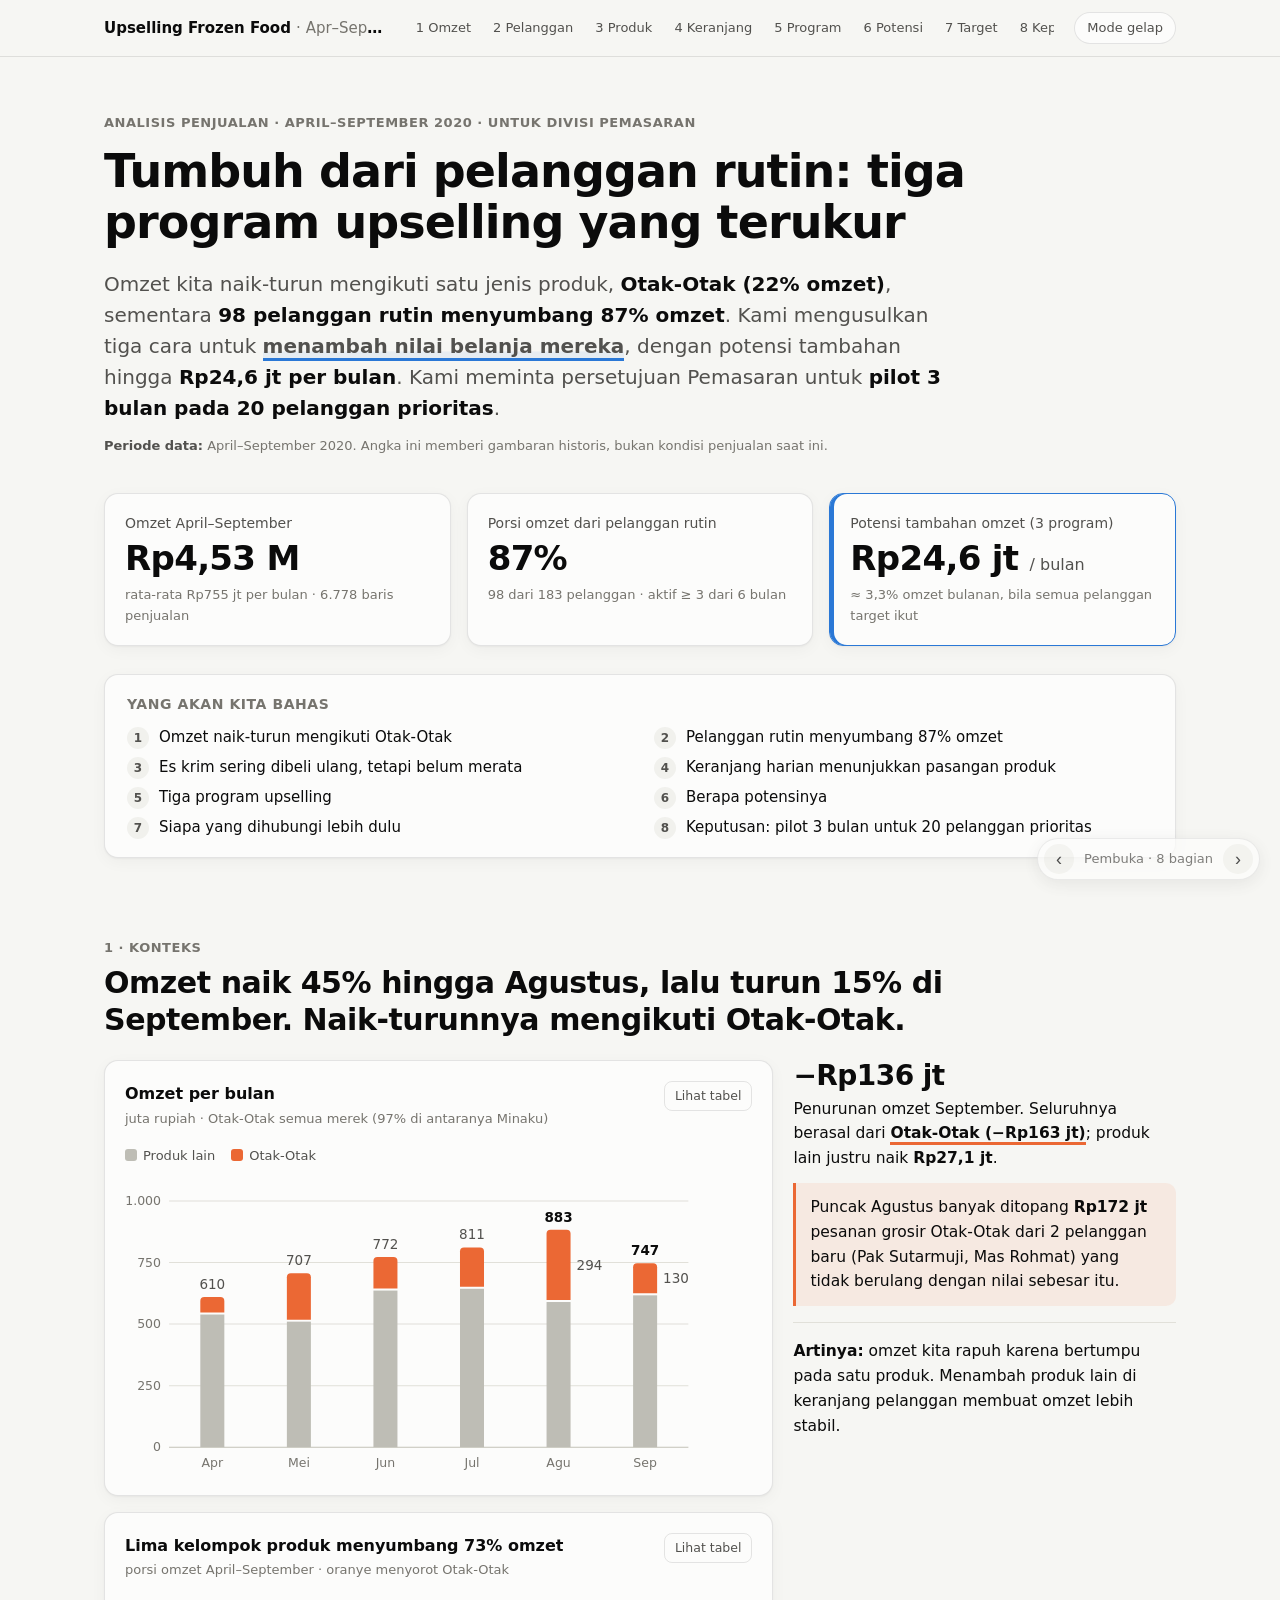
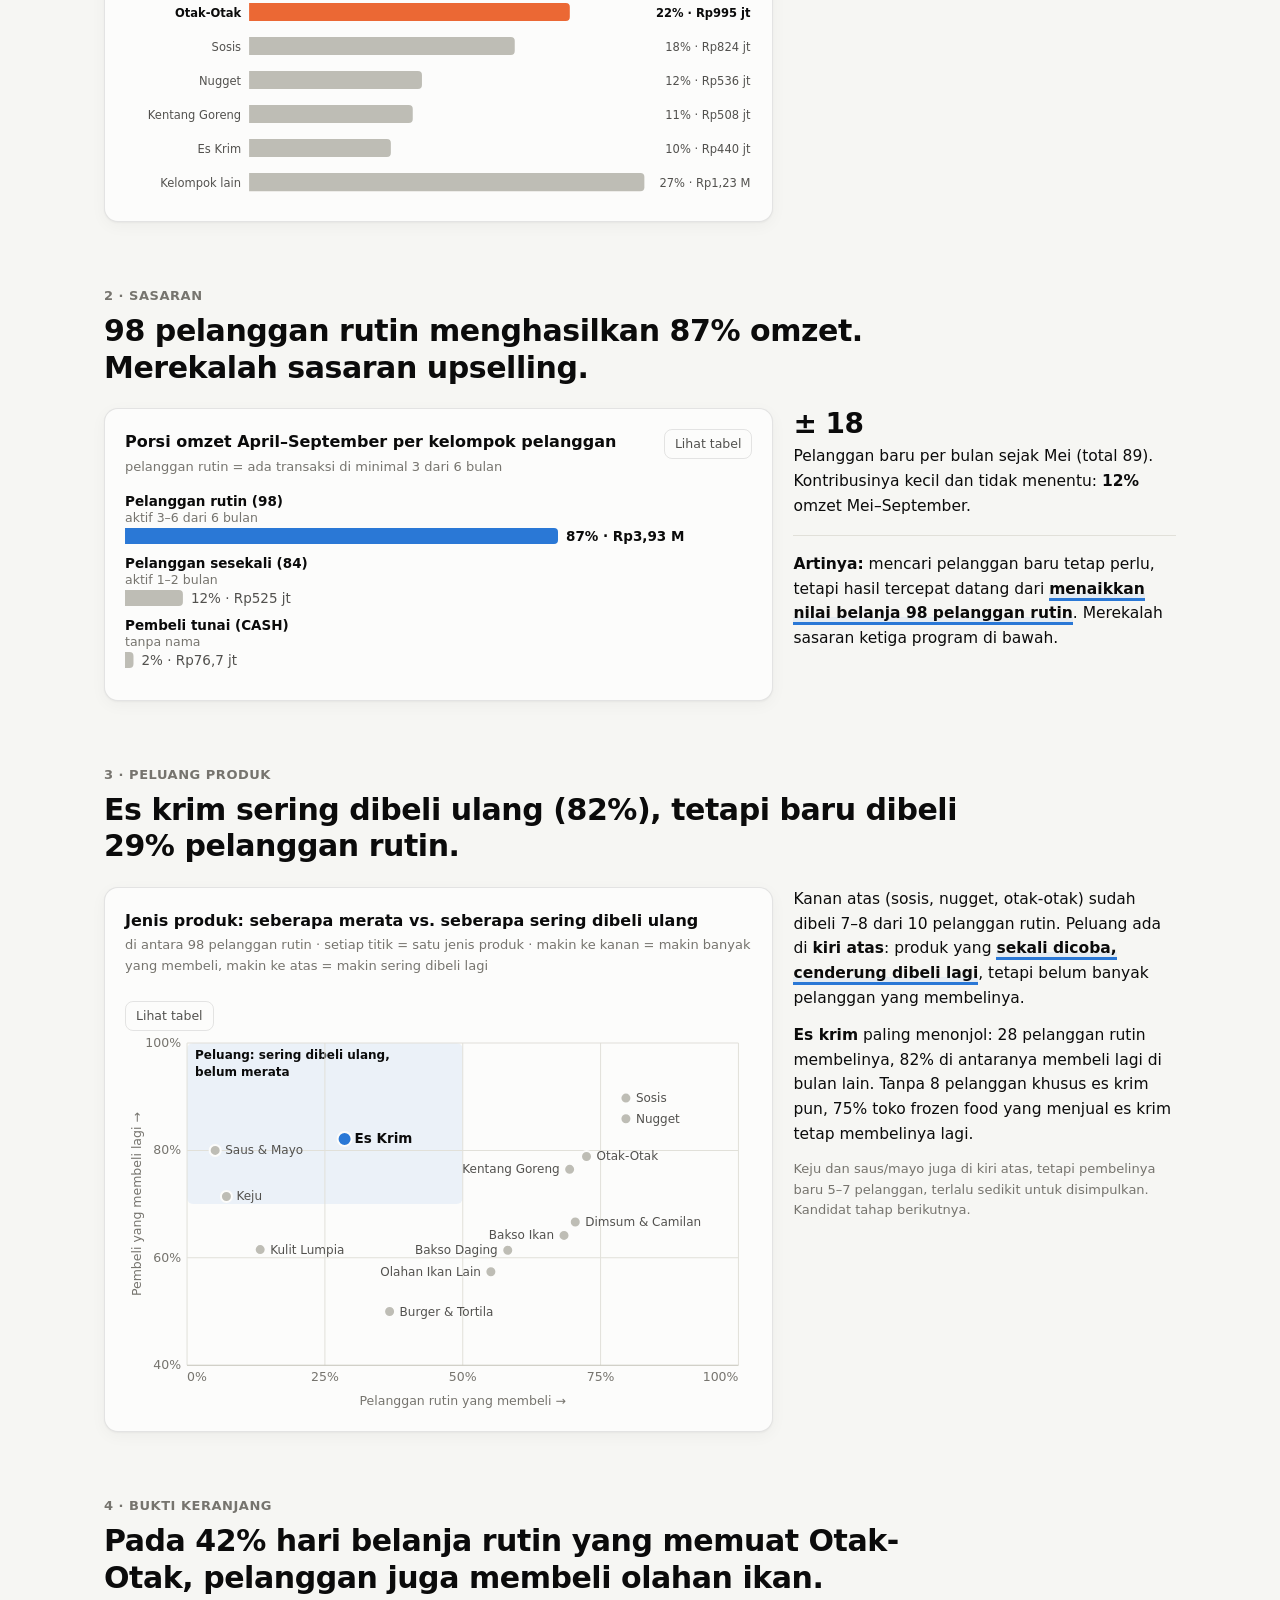
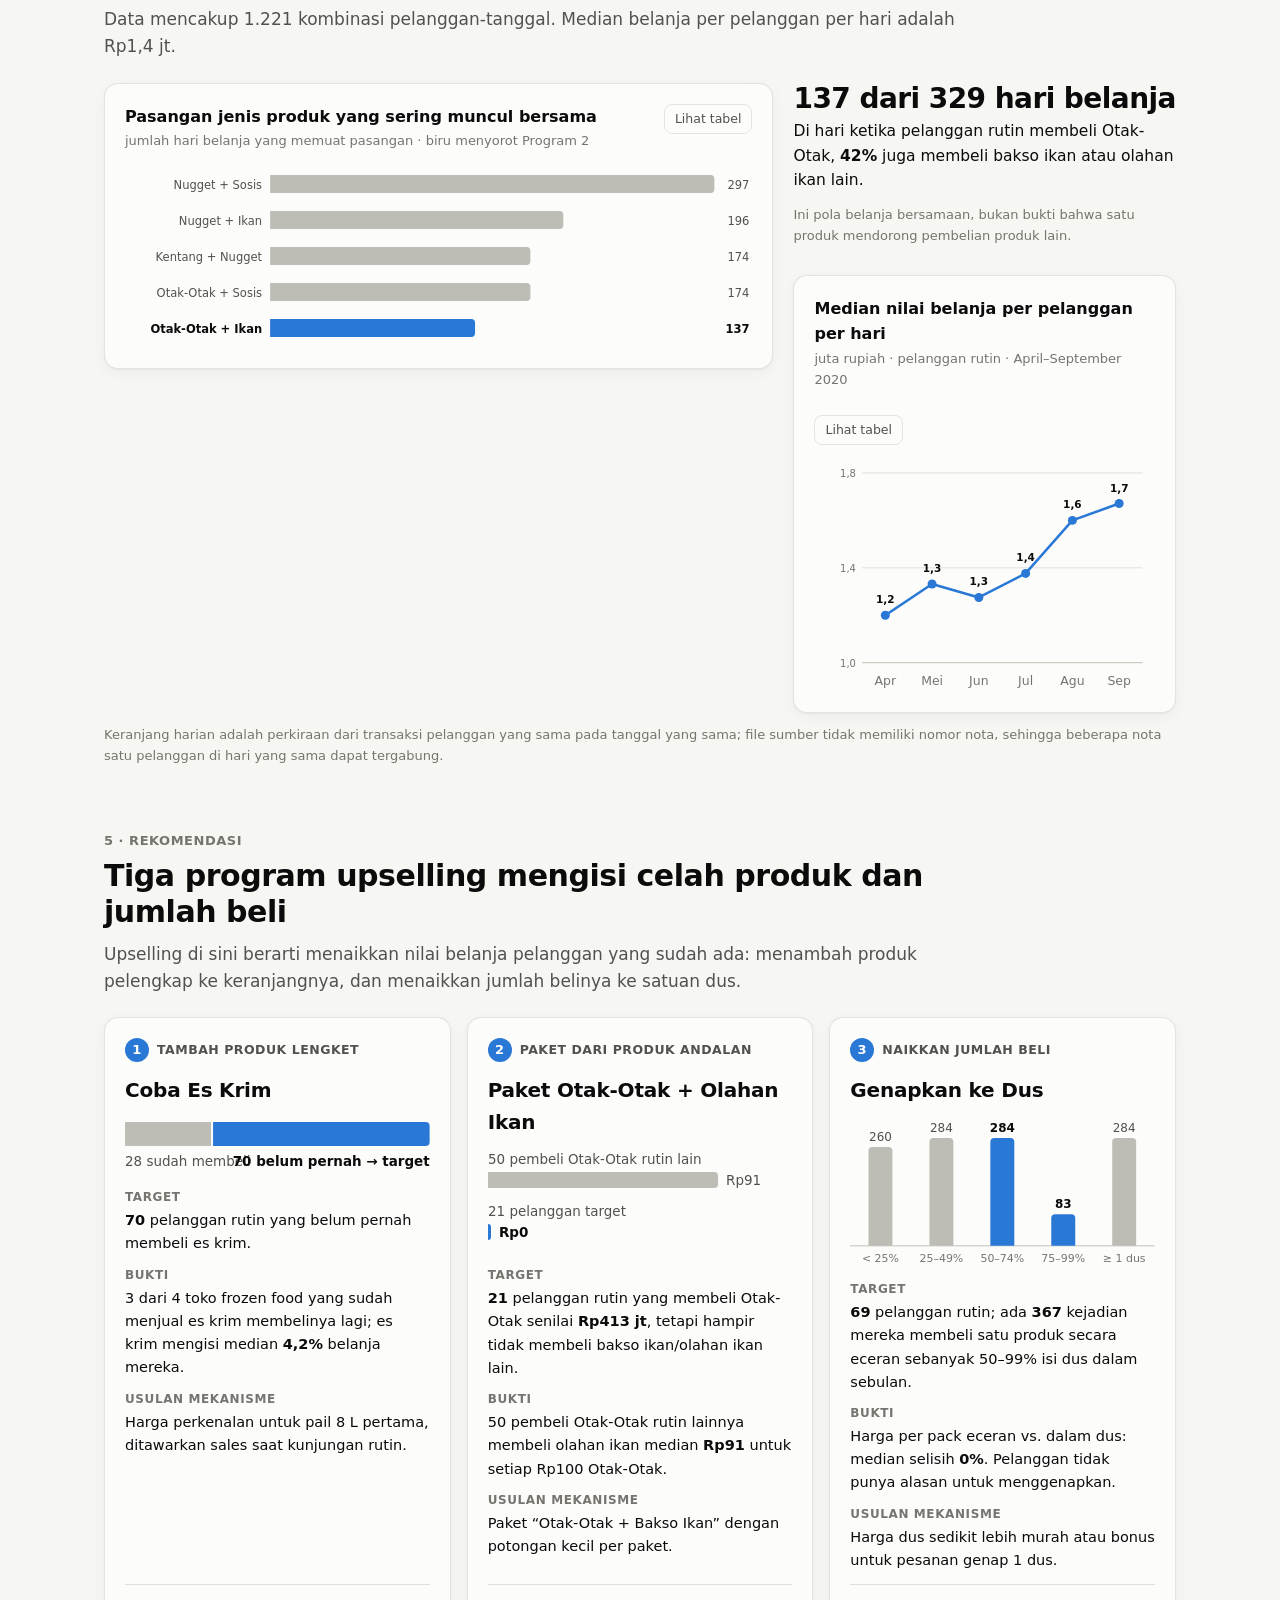
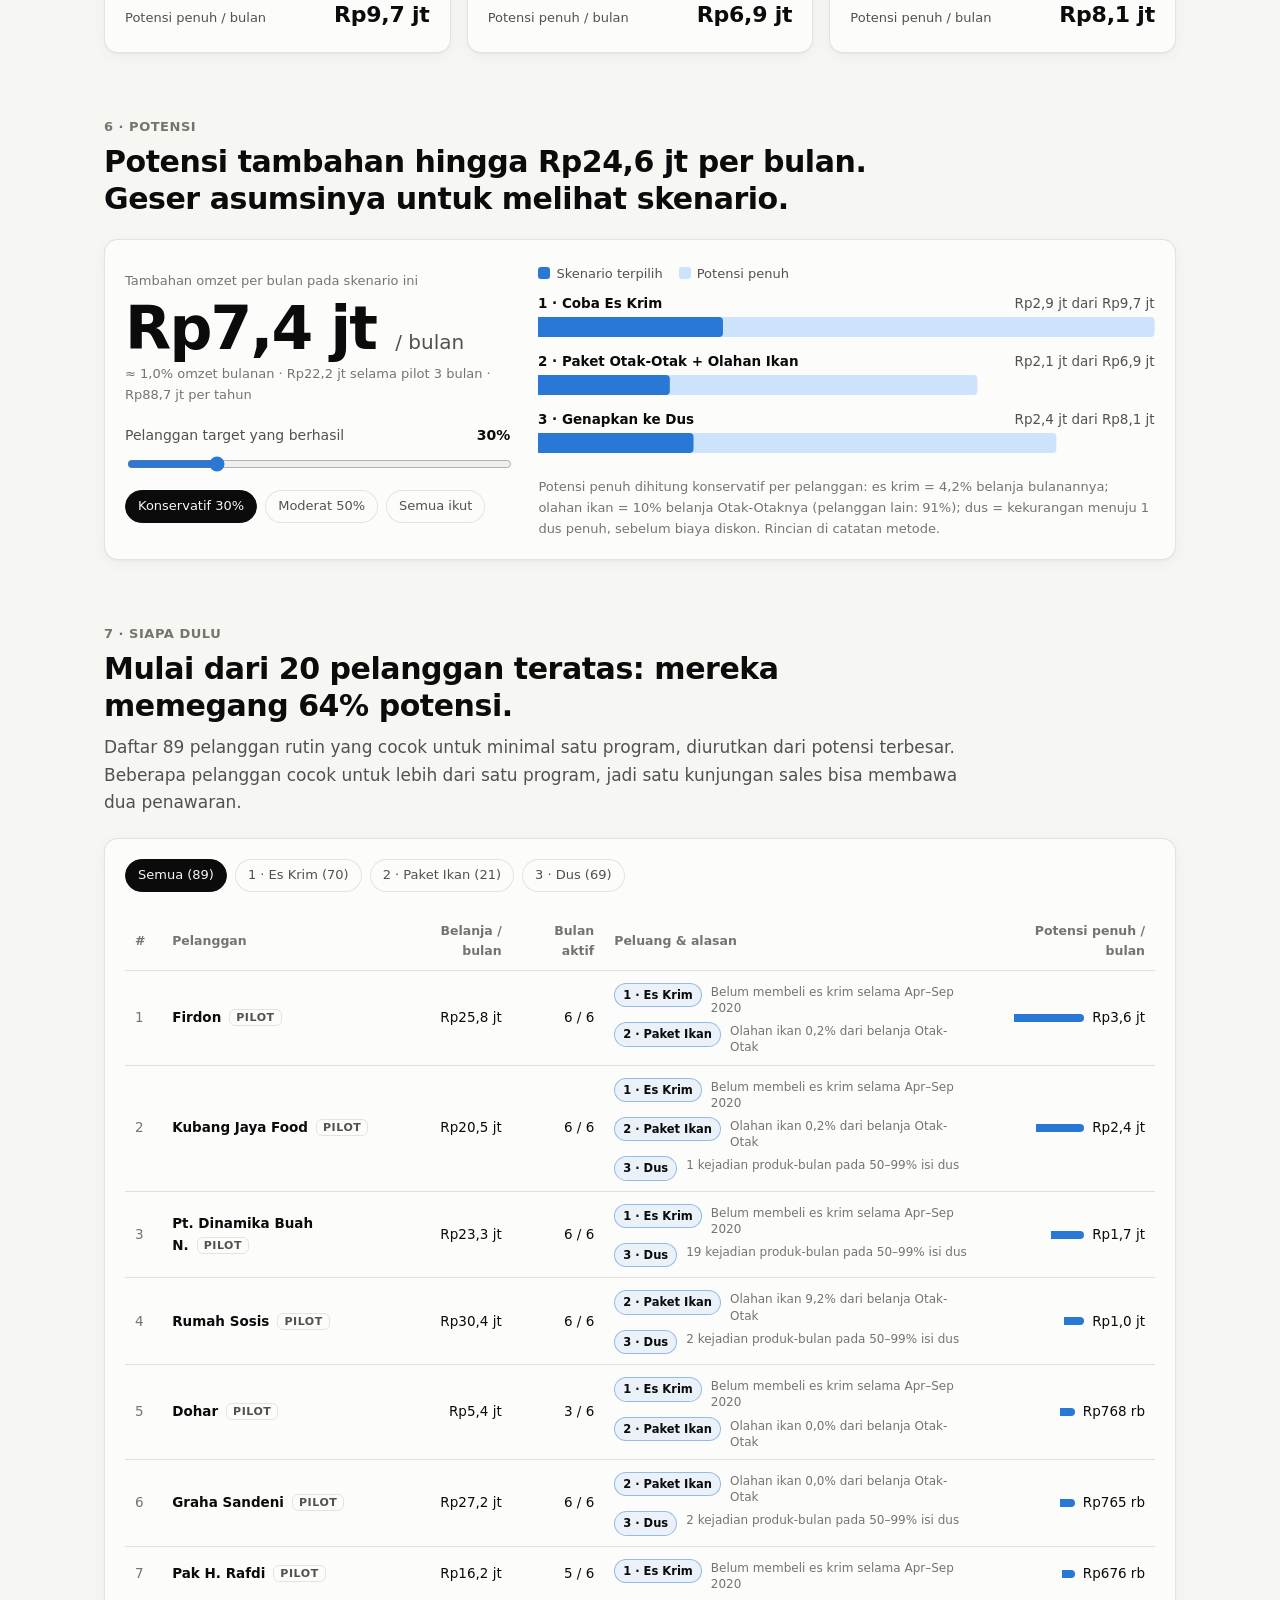
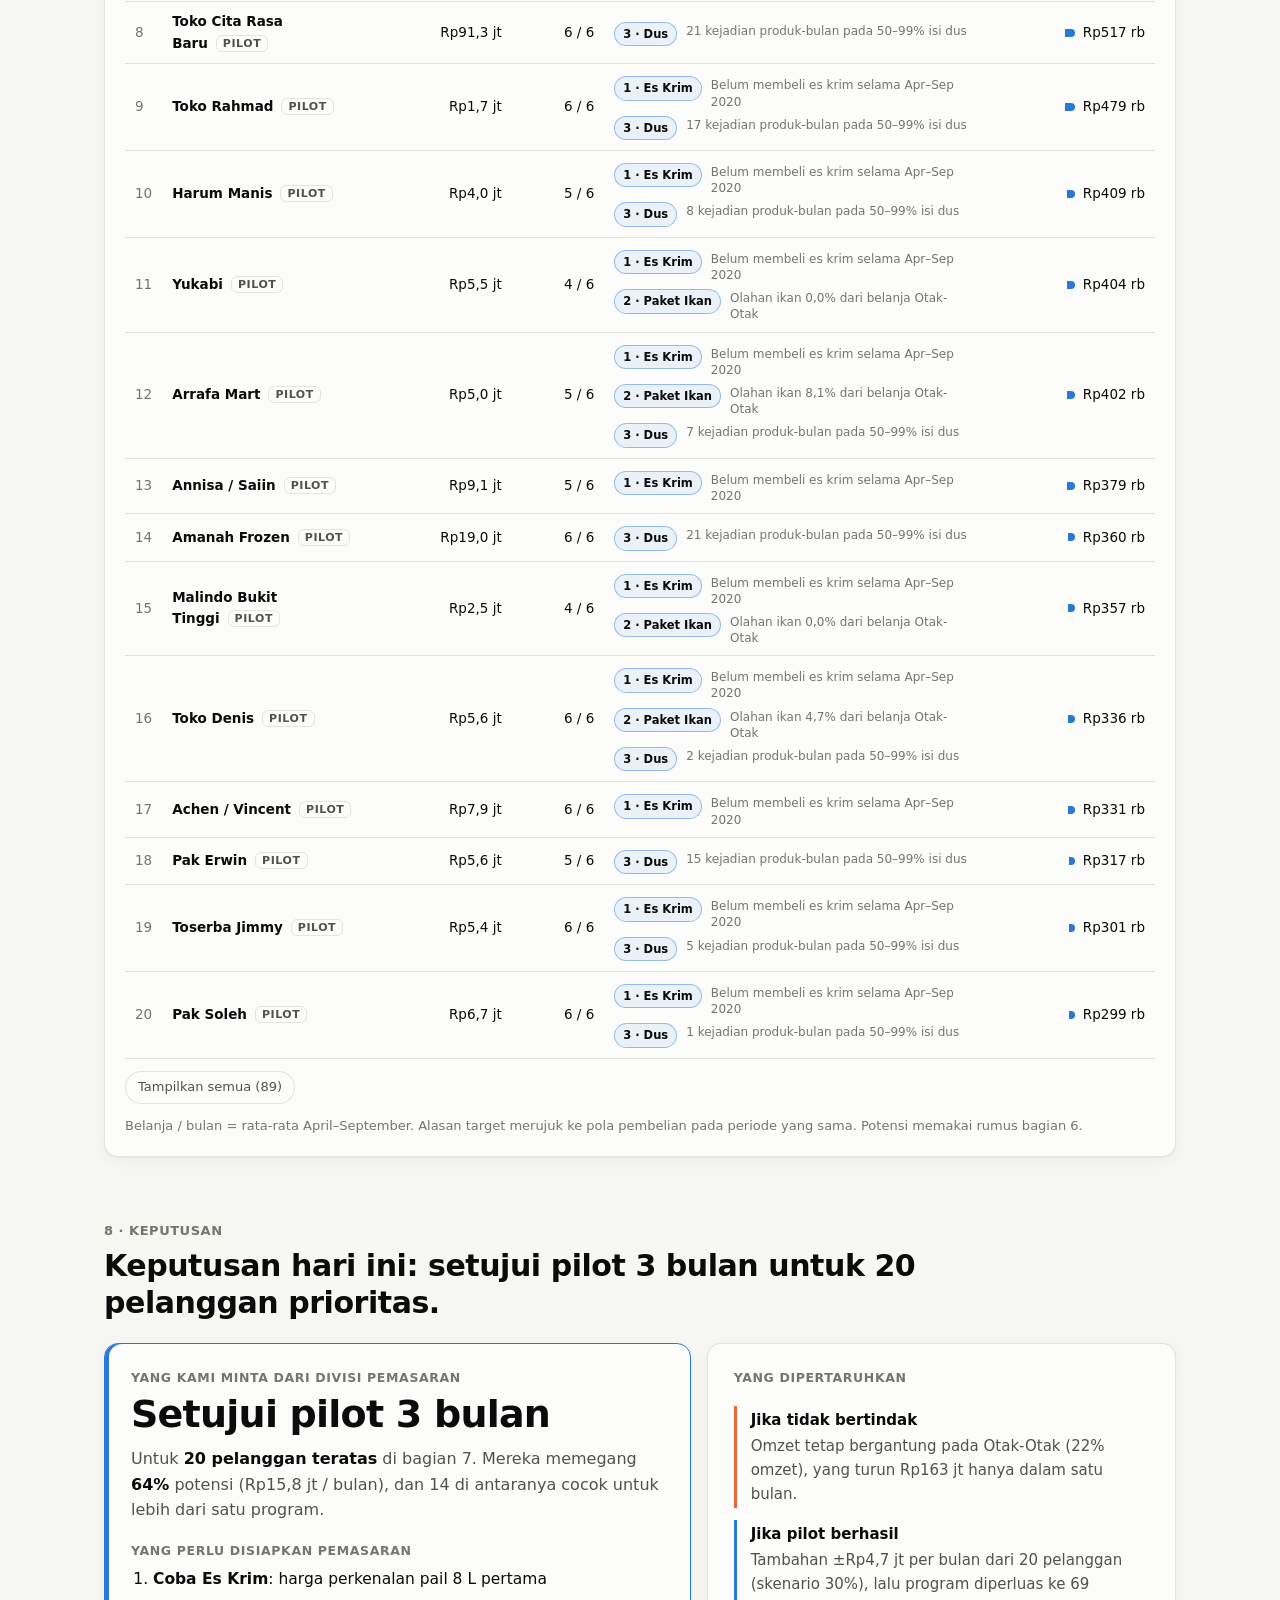
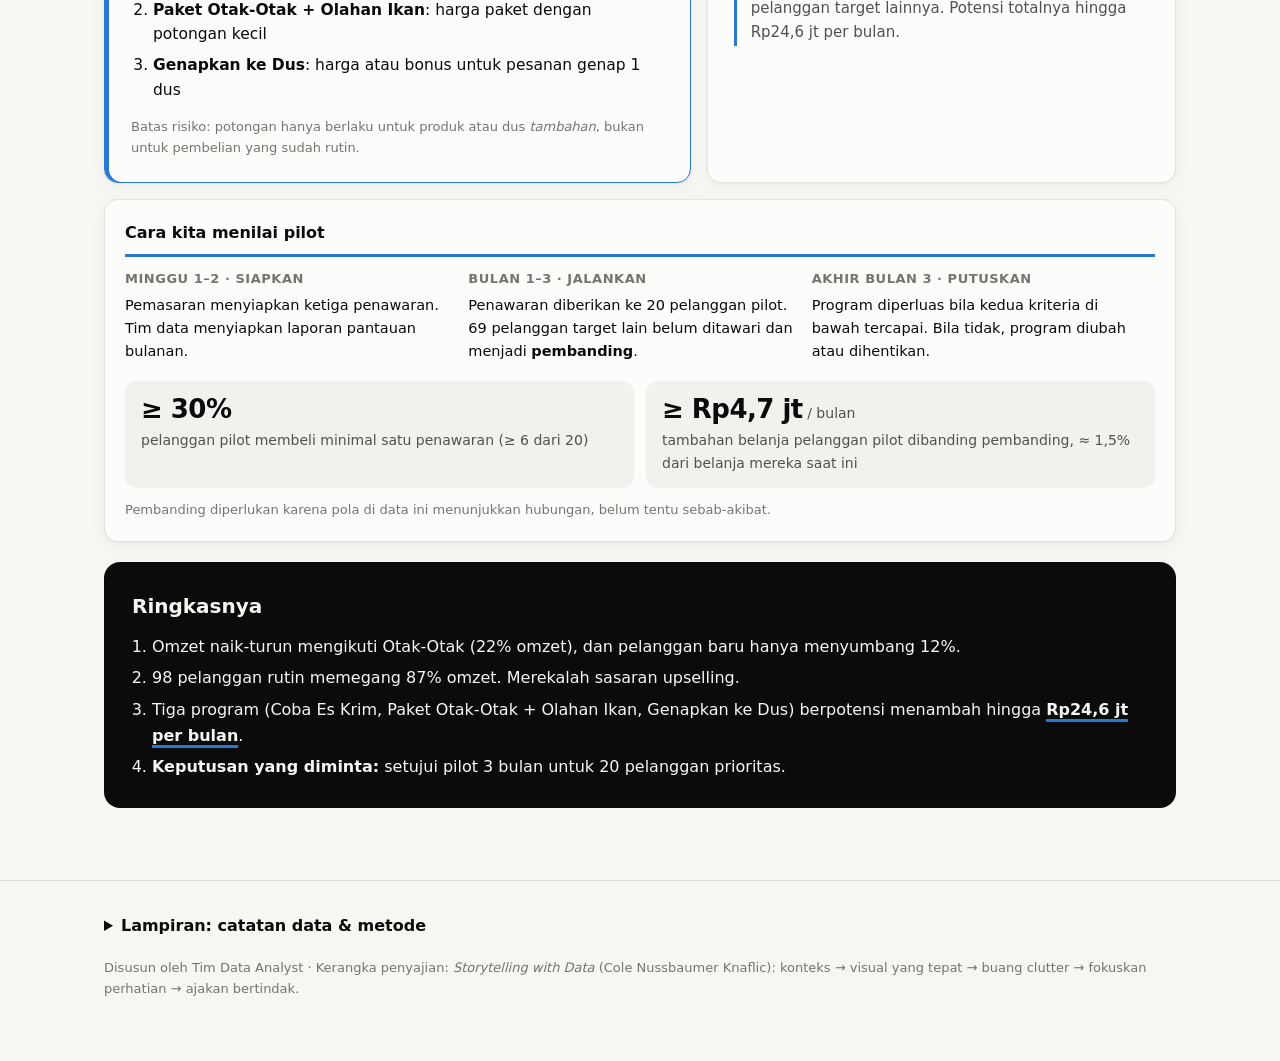
<file: index.html>
<!doctype html>
<html lang="id">
<head>
  <meta charset="utf-8">
  <meta name="viewport" content="width=device-width, initial-scale=1">
  <title>Peluang Upselling Frozen Food</title>
  <meta name="description" content="Dashboard analisis penjualan frozen food April–September 2020: tiga ide upselling untuk pelanggan rutin, disusun untuk Divisi Pemasaran.">
  <link rel="icon" href="data:image/svg+xml,%3Csvg xmlns='http://www.w3.org/2000/svg' viewBox='0 0 32 32'%3E%3Crect width='32' height='32' rx='8' fill='%232a78d6'/%3E%3Cpath d='M8 22h4v-6H8zm6 0h4V10h-4zm6 0h4v-9h-4z' fill='%23fff'/%3E%3C/svg%3E">
  <link rel="stylesheet" href="dashboard/assets/style.css?v=5">
</head>
<body>

<header class="topbar">
  <div class="wrap">
    <a class="brand" href="#top">Upselling Frozen Food <span>· Apr–Sep 2020</span></a>
    <nav class="nav" aria-label="Bagian">
      <a href="#s1">1 Omzet</a>
      <a href="#s2">2 Pelanggan</a>
      <a href="#s3">3 Produk</a>
      <a href="#s4">4 Keranjang</a>
      <a href="#s5">5 Program</a>
      <a href="#s6">6 Potensi</a>
      <a href="#s7">7 Target</a>
      <a href="#s8">8 Keputusan</a>
    </nav>
    <button class="theme-btn" id="themeBtn" type="button" aria-label="Ganti tema terang/gelap">Tema</button>
  </div>
</header>

<main id="top">
  <!-- ===================== PEMBUKA: Big Idea ===================== -->
  <div class="wrap hero">
    <p class="eyebrow">Analisis penjualan · <span data-b="periode">April–September 2020</span> · untuk Divisi Pemasaran</p>
    <h1>Tumbuh dari pelanggan rutin: tiga program upselling yang terukur</h1>
    <p class="bigidea">
      Omzet kita naik-turun mengikuti satu jenis produk, <b>Otak-Otak (<span data-b="otak_share">22%</span> omzet)</b>,
      sementara <b><span data-b="rutin_n">98</span> pelanggan rutin menyumbang <span data-b="rutin_share">87%</span> omzet</b>.
      Kami mengusulkan tiga cara untuk <span class="key">menambah nilai belanja mereka</span>,
      dengan potensi tambahan hingga <b data-b="pot_full_bln">Rp24,6 jt per bulan</b>.
      Kami meminta persetujuan Pemasaran untuk <b>pilot 3 bulan pada <span data-b="pilot_n">20</span> pelanggan prioritas</b>.
    </p>
    <p class="data-age"><b>Periode data:</b> April–September 2020. Angka ini memberi gambaran historis, bukan kondisi penjualan saat ini.</p>

    <div class="kpis">
      <div class="kpi">
        <p class="lbl">Omzet April–September</p>
        <p class="val" data-b="omzet">Rp4,53 M</p>
        <p class="sub">rata-rata <span data-b="omzet_bulan">Rp755 jt</span> per bulan · <span data-b="baris">6.778</span> baris penjualan</p>
      </div>
      <div class="kpi">
        <p class="lbl">Porsi omzet dari pelanggan rutin</p>
        <p class="val" data-b="rutin_share">87%</p>
        <p class="sub"><span data-b="rutin_n">98</span> dari <span data-b="pelanggan">183</span> pelanggan · aktif ≥ 3 dari 6 bulan</p>
      </div>
      <div class="kpi hl">
        <p class="lbl">Potensi tambahan omzet (3 program)</p>
        <p class="val"><span data-b="pot_full">Rp24,6 jt</span> <small>/ bulan</small></p>
        <p class="sub">≈ <span data-b="pot_pct">3,3%</span> omzet bulanan, bila semua pelanggan target ikut</p>
      </div>
    </div>

    <nav class="agenda" aria-label="Ringkasan">
      <h2>Yang akan kita bahas</h2>
      <ol>
        <li><a href="#s1">Omzet naik-turun mengikuti Otak-Otak</a></li>
        <li><a href="#s2">Pelanggan rutin menyumbang 87% omzet</a></li>
        <li><a href="#s3">Es krim sering dibeli ulang, tetapi belum merata</a></li>
        <li><a href="#s4">Keranjang harian menunjukkan pasangan produk</a></li>
        <li><a href="#s5">Tiga program upselling</a></li>
        <li><a href="#s6">Berapa potensinya</a></li>
        <li><a href="#s7">Siapa yang dihubungi lebih dulu</a></li>
        <li><a href="#s8">Keputusan: pilot 3 bulan untuk 20 pelanggan prioritas</a></li>
      </ol>
    </nav>
  </div>

  <!-- ===================== 1. Konteks omzet ===================== -->
  <section class="story wrap" id="s1">
    <div class="sec-head">
      <p class="sec-no">1 · Konteks</p>
      <h2 class="title">Omzet naik <span data-b="naik">45%</span> hingga Agustus, lalu turun <span data-b="turun">15%</span> di September. Naik-turunnya mengikuti Otak-Otak.</h2>
    </div>
    <div class="grid-2">
      <div class="chart-stack">
      <figure class="card" style="margin:0">
        <div class="card-head">
          <div>
            <h3>Omzet per bulan</h3>
            <p class="cap">juta rupiah · Otak-Otak semua merek (<span data-b="minaku_share">97%</span> di antaranya Minaku)</p>
          </div>
          <button class="tbl-toggle" data-for="c1" type="button">Lihat tabel</button>
        </div>
        <div class="legend"><span><i style="background:var(--context)"></i>Produk lain</span><span><i style="background:var(--alert)"></i>Otak-Otak</span></div>
        <div class="chart" id="c1" role="img" aria-label="Grafik batang bertumpuk omzet bulanan April sampai September 2020, dipisah Otak-Otak dan produk lain"></div>
        <div class="tbl-wrap" id="c1-tbl" hidden></div>
      </figure>
      <figure class="card" style="margin:0">
        <div class="card-head">
          <div>
            <h3>Lima kelompok produk menyumbang <span data-b="cat_top5">73%</span> omzet</h3>
            <p class="cap">porsi omzet April–September · oranye menyorot Otak-Otak</p>
          </div>
          <button class="tbl-toggle" data-for="c1mix" type="button">Lihat tabel</button>
        </div>
        <div class="chart" id="c1mix" role="img" aria-label="Batang horizontal porsi omzet lima jenis produk teratas dan gabungan jenis lainnya"></div>
        <div class="tbl-wrap" id="c1mix-tbl" hidden></div>
      </figure>
      </div>
      <div class="sowhat">
        <p class="big"><span data-b="sep_turun">−Rp136 jt</span></p>
        <p>Penurunan omzet September. Seluruhnya berasal dari <span class="key-alert">Otak-Otak (<span data-b="otak_turun">−Rp163 jt</span>)</span>; produk lain justru naik <b data-b="lain_naik">Rp27 jt</b>.</p>
        <div class="callout alert">
          <p style="margin:0">Puncak Agustus banyak ditopang <b data-b="agu_baru">Rp172 jt</b> pesanan grosir Otak-Otak dari <span data-b="agu_baru_n">2</span> pelanggan baru (<span data-b="agu_baru_nama">Pak Sutarmuji, Mas Rohmat</span>) yang tidak berulang dengan nilai sebesar itu.</p>
        </div>
        <hr>
        <p><b>Artinya:</b> omzet kita rapuh karena bertumpu pada satu produk. Menambah produk lain di keranjang pelanggan membuat omzet lebih stabil.</p>
      </div>
    </div>
  </section>

  <!-- ===================== 2. Pelanggan rutin ===================== -->
  <section class="story wrap" id="s2">
    <div class="sec-head">
      <p class="sec-no">2 · Sasaran</p>
      <h2 class="title"><span data-b="rutin_n">98</span> pelanggan rutin menghasilkan <span data-b="rutin_share">87%</span> omzet. Merekalah sasaran upselling.</h2>
    </div>
    <div class="grid-2">
      <figure class="card" style="margin:0">
        <div class="card-head">
          <div>
            <h3>Porsi omzet April–September per kelompok pelanggan</h3>
            <p class="cap">pelanggan rutin = ada transaksi di minimal 3 dari 6 bulan</p>
          </div>
          <button class="tbl-toggle" data-for="c2" type="button">Lihat tabel</button>
        </div>
        <div class="chart" id="c2" role="img" aria-label="Grafik batang horizontal porsi omzet per kelompok pelanggan"></div>
        <div class="tbl-wrap" id="c2-tbl" hidden></div>
      </figure>
      <div class="sowhat">
        <p class="big" data-b="baru_rata">± 18</p>
        <p>Pelanggan baru per bulan sejak Mei (total <span data-b="baru_n">89</span>). Kontribusinya kecil dan tidak menentu: <b data-b="baru_share">12%</b> omzet Mei–September.</p>
        <hr>
        <p><b>Artinya:</b> mencari pelanggan baru tetap perlu, tetapi hasil tercepat datang dari <span class="key">menaikkan nilai belanja <span data-b="rutin_n">98</span> pelanggan rutin</span>. Merekalah sasaran ketiga program di bawah.</p>
      </div>
    </div>
  </section>

  <!-- ===================== 3. Produk peluang ===================== -->
  <section class="story wrap" id="s3">
    <div class="sec-head">
      <p class="sec-no">3 · Peluang produk</p>
      <h2 class="title">Es krim sering dibeli ulang (<span data-b="p1_rep">82%</span>), tetapi baru dibeli <span data-b="p1_pen">29%</span> pelanggan rutin.</h2>
    </div>
    <div class="grid-2">
      <figure class="card" style="margin:0">
        <div class="card-head">
          <div>
            <h3>Jenis produk: seberapa merata vs. seberapa sering dibeli ulang</h3>
            <p class="cap">di antara <span data-b="rutin_n">98</span> pelanggan rutin · setiap titik = satu jenis produk · makin ke kanan = makin banyak yang membeli, makin ke atas = makin sering dibeli lagi</p>
          </div>
          <button class="tbl-toggle" data-for="c3" type="button">Lihat tabel</button>
        </div>
        <div class="chart" id="c3" role="img" aria-label="Diagram sebar jenis produk: persentase pelanggan rutin yang membeli terhadap persentase pembeli yang membeli lagi di bulan lain"></div>
        <div class="tbl-wrap" id="c3-tbl" hidden></div>
      </figure>
      <div class="sowhat">
        <p>Kanan atas (sosis, nugget, otak-otak) sudah dibeli 7–8 dari 10 pelanggan rutin. Peluang ada di <b>kiri atas</b>: produk yang <span class="key">sekali dicoba, cenderung dibeli lagi</span>, tetapi belum banyak pelanggan yang membelinya.</p>
        <p><b>Es krim</b> paling menonjol: <span data-b="p1_buyers">28</span> pelanggan rutin membelinya, <span data-b="p1_rep">82%</span> di antaranya membeli lagi di bulan lain. Tanpa <span data-b="p1_khusus">8</span> pelanggan khusus es krim pun, <span data-b="p1_rep_campur">75%</span> toko frozen food yang menjual es krim tetap membelinya lagi.</p>
        <p class="note">Keju dan saus/mayo juga di kiri atas, tetapi pembelinya baru 5–7 pelanggan, terlalu sedikit untuk disimpulkan. Kandidat tahap berikutnya.</p>
      </div>
    </div>
  </section>

  <!-- ===================== 4. Bukti keranjang ===================== -->
  <section class="story wrap" id="s4">
    <div class="sec-head">
      <p class="sec-no">4 · Bukti keranjang</p>
      <h2 class="title">Pada <span data-b="basket_otak_ikan_pct">42%</span> hari belanja rutin yang memuat Otak-Otak, pelanggan juga membeli olahan ikan.</h2>
      <p class="lead">Data mencakup <span data-b="basket_n">1.221</span> kombinasi pelanggan-tanggal. Median belanja per pelanggan per hari adalah <span data-b="basket_median">Rp1,4 jt</span>.</p>
    </div>
    <div class="grid-2">
      <figure class="card" style="margin:0">
        <div class="card-head">
          <div>
            <h3>Pasangan jenis produk yang sering muncul bersama</h3>
            <p class="cap">jumlah hari belanja yang memuat pasangan · biru menyorot Program 2</p>
          </div>
          <button class="tbl-toggle" data-for="bPair" type="button">Lihat tabel</button>
        </div>
        <div class="chart" id="bPair" role="img" aria-label="Batang horizontal jumlah keranjang harian pelanggan rutin yang memuat pasangan jenis produk"></div>
        <div class="tbl-wrap" id="bPair-tbl" hidden></div>
      </figure>
      <div class="chart-stack">
        <div class="sowhat">
          <p class="big"><span data-b="basket_otak_ikan_n">137</span> dari <span data-b="basket_otak_n">329</span> hari belanja</p>
          <p>Di hari ketika pelanggan rutin membeli Otak-Otak, <b><span data-b="basket_otak_ikan_pct">42%</span></b> juga membeli bakso ikan atau olahan ikan lain.</p>
          <p class="note">Ini pola belanja bersamaan, bukan bukti bahwa satu produk mendorong pembelian produk lain.</p>
        </div>
        <figure class="card" style="margin:0">
          <div class="card-head">
            <div>
              <h3>Median nilai belanja per pelanggan per hari</h3>
              <p class="cap">juta rupiah · pelanggan rutin · April–September 2020</p>
            </div>
            <button class="tbl-toggle" data-for="bMedian" type="button">Lihat tabel</button>
          </div>
          <div class="chart" id="bMedian" role="img" aria-label="Grafik garis median nilai belanja harian per pelanggan rutin pada April sampai September 2020"></div>
          <div class="tbl-wrap" id="bMedian-tbl" hidden></div>
        </figure>
      </div>
    </div>
    <p class="small" style="margin:12px 0 0">Keranjang harian adalah perkiraan dari transaksi pelanggan yang sama pada tanggal yang sama; file sumber tidak memiliki nomor nota, sehingga beberapa nota satu pelanggan di hari yang sama dapat tergabung.</p>
  </section>

  <!-- ===================== 5. Tiga program ===================== -->
  <section class="story wrap" id="s5">
    <div class="sec-head">
      <p class="sec-no">5 · Rekomendasi</p>
      <h2 class="title">Tiga program upselling mengisi celah produk dan jumlah beli</h2>
      <p class="lead">Upselling di sini berarti menaikkan nilai belanja pelanggan yang sudah ada: menambah produk pelengkap ke keranjangnya, dan menaikkan jumlah belinya ke satuan dus.</p>
    </div>
    <div class="programs">
      <article class="card prog">
        <span class="tag"><b>1</b> Tambah produk lengket</span>
        <h3>Coba Es Krim</h3>
        <div class="chart" id="m1" role="img" aria-label="Pelanggan rutin yang sudah dan belum membeli es krim"></div>
        <dl>
          <div><dt>Target</dt><dd><b data-b="p1_targets">70</b> pelanggan rutin yang belum pernah membeli es krim.</dd></div>
          <div><dt>Bukti</dt><dd>3 dari 4 toko frozen food yang sudah menjual es krim membelinya lagi; es krim mengisi median <b data-b="p1_porsi">4,2%</b> belanja mereka.</dd></div>
          <div><dt>Usulan mekanisme</dt><dd>Harga perkenalan untuk pail 8 L pertama, ditawarkan sales saat kunjungan rutin.</dd></div>
        </dl>
        <div class="pot"><span>Potensi penuh / bulan</span><b data-b="pot1">Rp9,7 jt</b></div>
      </article>

      <article class="card prog">
        <span class="tag"><b>2</b> Paket dari produk andalan</span>
        <h3>Paket Otak-Otak + Olahan Ikan</h3>
        <div class="chart" id="m2" role="img" aria-label="Pembelian olahan ikan per Rp100 belanja Otak-Otak: pelanggan lain dibanding pelanggan target"></div>
        <dl>
          <div><dt>Target</dt><dd><b data-b="p2_targets">21</b> pelanggan rutin yang membeli Otak-Otak senilai <b data-b="p2_otak">Rp413 jt</b>, tetapi hampir tidak membeli bakso ikan/olahan ikan lain.</dd></div>
          <div><dt>Bukti</dt><dd><span data-b="p2_peer_n">50</span> pembeli Otak-Otak rutin lainnya membeli olahan ikan median <b data-b="p2_peer">Rp91</b> untuk setiap Rp100 Otak-Otak.</dd></div>
          <div><dt>Usulan mekanisme</dt><dd>Paket “Otak-Otak + Bakso Ikan” dengan potongan kecil per paket.</dd></div>
        </dl>
        <div class="pot"><span>Potensi penuh / bulan</span><b data-b="pot2">Rp6,9 jt</b></div>
      </article>

      <article class="card prog">
        <span class="tag"><b>3</b> Naikkan jumlah beli</span>
        <h3>Genapkan ke Dus</h3>
        <div class="chart" id="m3" role="img" aria-label="Sebaran pembelian eceran per bulan sebagai persentase isi satu dus"></div>
        <dl>
          <div><dt>Target</dt><dd><b data-b="p3_cust">69</b> pelanggan rutin; ada <b data-b="p3_near">367</b> kejadian mereka membeli satu produk secara eceran sebanyak 50–99% isi dus dalam sebulan.</dd></div>
          <div><dt>Bukti</dt><dd>Harga per pack eceran vs. dalam dus: median selisih <b data-b="p3_harga">0%</b>. Pelanggan tidak punya alasan untuk menggenapkan.</dd></div>
          <div><dt>Usulan mekanisme</dt><dd>Harga dus sedikit lebih murah atau bonus untuk pesanan genap 1 dus.</dd></div>
        </dl>
        <div class="pot"><span>Potensi penuh / bulan</span><b data-b="pot3">Rp8,1 jt</b></div>
      </article>
    </div>
  </section>

  <!-- ===================== 6. Potensi ===================== -->
  <section class="story wrap" id="s6">
    <div class="sec-head">
      <p class="sec-no">6 · Potensi</p>
      <h2 class="title">Potensi tambahan hingga <span data-b="pot_full">Rp24,6 jt</span> per bulan. Geser asumsinya untuk melihat skenario.</h2>
    </div>
    <div class="card calc">
      <div>
        <p class="small" style="margin:0">Tambahan omzet per bulan pada skenario ini</p>
        <p class="hero-num" id="potTotal">Rp7,4 jt</p>
        <p class="small" id="potSub" style="margin:0">≈ 1,0% omzet bulanan · Rp22 jt selama pilot 3 bulan</p>
        <div class="slider-row">
          <label for="rate">Pelanggan target yang berhasil <output id="rateOut" for="rate">30%</output></label>
          <input type="range" id="rate" min="10" max="100" step="5" value="30">
          <div class="presets" role="group" aria-label="Skenario">
            <button class="chip" type="button" data-rate="30">Konservatif 30%</button>
            <button class="chip" type="button" data-rate="50">Moderat 50%</button>
            <button class="chip" type="button" data-rate="100">Semua ikut</button>
          </div>
        </div>
      </div>
      <div>
        <div class="legend"><span><i style="background:var(--accent)"></i>Skenario terpilih</span><span><i style="background:var(--accent-soft)"></i>Potensi penuh</span></div>
        <div class="chart" id="c5" role="img" aria-label="Potensi tambahan omzet per program"></div>
        <p class="small" style="margin:10px 0 0">Potensi penuh dihitung konservatif per pelanggan: es krim = <span data-b="p1_porsi">4,2%</span> belanja bulanannya; olahan ikan = <span data-b="p2_asumsi">10%</span> belanja Otak-Otaknya (pelanggan lain: <span data-b="p2_peer_pct">91%</span>); dus = kekurangan menuju 1 dus penuh, sebelum biaya diskon. Rincian di catatan metode.</p>
      </div>
    </div>
  </section>

  <!-- ===================== 7. Daftar target ===================== -->
  <section class="story wrap" id="s7">
    <div class="sec-head">
      <p class="sec-no">7 · Siapa dulu</p>
      <h2 class="title">Mulai dari 20 pelanggan teratas: mereka memegang <span data-b="top20">64%</span> potensi.</h2>
      <p class="lead">Daftar <span data-b="target_n">89</span> pelanggan rutin yang cocok untuk minimal satu program, diurutkan dari potensi terbesar. Beberapa pelanggan cocok untuk lebih dari satu program, jadi satu kunjungan sales bisa membawa dua penawaran.</p>
    </div>
    <div class="card">
      <div class="filters" role="group" aria-label="Saring program" id="tFilters"></div>
      <div class="tbl-wrap">
        <table class="data-table targets" id="tTable">
          <thead>
            <tr>
              <th class="rank">#</th>
              <th>Pelanggan</th>
              <th class="n hide-sm">Belanja / bulan</th>
              <th class="n hide-sm">Bulan aktif</th>
              <th>Peluang &amp; alasan</th>
              <th class="n">Potensi penuh / bulan</th>
            </tr>
          </thead>
          <tbody></tbody>
        </table>
      </div>
      <button class="chip more" id="tMore" type="button">Tampilkan semua</button>
      <p class="small" style="margin:12px 0 0">Belanja / bulan = rata-rata April–September. Alasan target merujuk ke pola pembelian pada periode yang sama. Potensi memakai rumus bagian 6.</p>
    </div>
  </section>

  <!-- ===================== 8. Keputusan ===================== -->
  <section class="story wrap" id="s8">
    <div class="sec-head">
      <p class="sec-no">8 · Keputusan</p>
      <h2 class="title">Keputusan hari ini: setujui pilot 3 bulan untuk <span data-b="pilot_n">20</span> pelanggan prioritas.</h2>
    </div>

    <div class="decide">
      <div class="card decision">
        <p class="decision-lbl">Yang kami minta dari Divisi Pemasaran</p>
        <p class="decision-ask">Setujui pilot 3 bulan</p>
        <p class="decision-sub">Untuk <b><span data-b="pilot_n">20</span> pelanggan teratas</b> di bagian 7. Mereka memegang <b data-b="top20">64%</b> potensi
          (<span data-b="pilot_full">Rp15,8 jt</span> / bulan), dan <span data-b="pilot_multi">14</span> di antaranya cocok untuk lebih dari satu program.</p>
        <p class="decision-lbl" style="margin-top:18px">Yang perlu disiapkan Pemasaran</p>
        <ol class="prep">
          <li><b>Coba Es Krim</b>: harga perkenalan pail 8 L pertama</li>
          <li><b>Paket Otak-Otak + Olahan Ikan</b>: harga paket dengan potongan kecil</li>
          <li><b>Genapkan ke Dus</b>: harga atau bonus untuk pesanan genap 1 dus</li>
        </ol>
        <p class="note">Batas risiko: potongan hanya berlaku untuk produk atau dus <i>tambahan</i>, bukan untuk pembelian yang sudah rutin.</p>
      </div>

      <div class="card stakes">
        <p class="decision-lbl">Yang dipertaruhkan</p>
        <div class="stake alert">
          <b>Jika tidak bertindak</b>
          <p>Omzet tetap bergantung pada Otak-Otak (<span data-b="otak_share">22%</span> omzet), yang turun <span data-b="otak_turun_abs">Rp163 jt</span> hanya dalam satu bulan.</p>
        </div>
        <div class="stake ok">
          <b>Jika pilot berhasil</b>
          <p>Tambahan ±<span data-b="pilot_30">Rp4,7 jt</span> per bulan dari <span data-b="pilot_n">20</span> pelanggan (skenario 30%), lalu program diperluas ke <span data-b="pilot_rest">69</span> pelanggan target lainnya. Potensi totalnya hingga <span data-b="pot_full">Rp24,6 jt</span> per bulan.</p>
        </div>
      </div>
    </div>

    <div class="card" style="margin-top:16px">
      <h3>Cara kita menilai pilot</h3>
      <div class="timeline">
        <div class="step on"><b>Minggu 1–2 · Siapkan</b><p>Pemasaran menyiapkan ketiga penawaran. Tim data menyiapkan laporan pantauan bulanan.</p></div>
        <div class="step on"><b>Bulan 1–3 · Jalankan</b><p>Penawaran diberikan ke <span data-b="pilot_n">20</span> pelanggan pilot. <span data-b="pilot_rest">69</span> pelanggan target lain belum ditawari dan menjadi <b>pembanding</b>.</p></div>
        <div class="step on"><b>Akhir bulan 3 · Putuskan</b><p>Program diperluas bila kedua kriteria di bawah tercapai. Bila tidak, program diubah atau dihentikan.</p></div>
      </div>
      <div class="criteria">
        <div class="crit">
          <p class="crit-val">≥ 30%</p>
          <p>pelanggan pilot membeli minimal satu penawaran (≥ 6 dari <span data-b="pilot_n">20</span>)</p>
        </div>
        <div class="crit">
          <p class="crit-val">≥ <span data-b="pilot_30">Rp4,7 jt</span><small> / bulan</small></p>
          <p>tambahan belanja pelanggan pilot dibanding pembanding, ≈ <span data-b="pilot_lift">1,5%</span> dari belanja mereka saat ini</p>
        </div>
      </div>
      <p class="note" style="margin:12px 0 0">Pembanding diperlukan karena pola di data ini menunjukkan hubungan, belum tentu sebab-akibat.</p>
    </div>

    <div class="recap">
      <h3>Ringkasnya</h3>
      <ol>
        <li>Omzet naik-turun mengikuti Otak-Otak (<span data-b="otak_share">22%</span> omzet), dan pelanggan baru hanya menyumbang <span data-b="baru_share">12%</span>.</li>
        <li><span data-b="rutin_n">98</span> pelanggan rutin memegang <span data-b="rutin_share">87%</span> omzet. Merekalah sasaran upselling.</li>
        <li>Tiga program (Coba Es Krim, Paket Otak-Otak + Olahan Ikan, Genapkan ke Dus) berpotensi menambah hingga <span class="key" data-b="pot_full_bln">Rp24,6 jt per bulan</span>.</li>
        <li><b>Keputusan yang diminta:</b> setujui pilot 3 bulan untuk <span data-b="pilot_n">20</span> pelanggan prioritas.</li>
      </ol>
    </div>
  </section>
</main>

<footer>
  <div class="wrap">
    <details class="appendix">
    <summary>Lampiran: catatan data &amp; metode</summary>
    <ul>
      <li><b>Sumber:</b> 6 file Excel laporan penjualan April–September 2020. Hanya sheet laporan lengkap (diawali “_”) yang dipakai agar tidak terhitung dua kali dengan sheet per merek; total setiap file dicocokkan dengan baris total di Excel. Hasilnya <span data-b="baris">6.778</span> baris, <span data-b="sku">268</span> produk, <span data-b="pelanggan">183</span> pelanggan.</li>
      <li><b>Nama pelanggan</b> dibersihkan dari kode awalan (“F - ”, “C - ”, “AL - ”, …) dan tulisan “(MITRAKU)”, sehingga misalnya “C - ADEK FROZEN” dan “ADEK FROZEN” dihitung satu pelanggan. Pembeli “CASH” tidak dihitung sebagai pelanggan rutin.</li>
      <li><b>Nilai penjualan</b> memakai kolom JUMLAH (sudah termasuk potongan). Ada <span data-b="harga_nol">58</span> baris HARGA Rp0 dengan total <span data-b="harga_nol_qty">531</span> unit, serta <span data-b="potongan_baris">77</span> baris dengan JUMLAH di bawah QTY × HARGA (selisih tersirat <span data-b="potongan_tersirat">Rp4,4 jt</span>). Selisih ini tidak memiliki kode promo, jadi bukan bukti dampak kampanye.</li>
      <li><b>Jenis produk</b> dikelompokkan dari kata kunci nama barang menjadi 13 jenis. <b>Dibeli ulang</b> = pembeli jenis itu membelinya di ≥ 2 bulan berbeda.</li>
      <li><b>Keranjang harian:</b> transaksi pelanggan rutin pada tanggal yang sama dikelompokkan sebagai satu keranjang perkiraan; tanpa nomor nota, beberapa nota pada satu hari dapat tergabung. Pasangan produk menunjukkan frekuensi muncul bersama, bukan sebab-akibat.</li>
      <li><b>Nilai median keranjang</b> dihitung dari total belanja pelanggan rutin per hari pada tiap bulan, sehingga tidak terlalu dipengaruhi pesanan yang sangat besar.</li>
      <li><b>Potensi Program 1:</b> <span data-b="p1_porsi">4,2%</span> × belanja bulanan pelanggan target; 4,2% adalah median porsi es krim pada <span data-b="p1_campur">20</span> toko rutin yang menjual es krim bersama produk lain.</li>
      <li><b>Potensi Program 2:</b> <span data-b="p2_asumsi">10%</span> × belanja Otak-Otak bulanan pelanggan target (asumsi konservatif; median pelanggan lain <span data-b="p2_peer_pct">91%</span>). Target = pembeli Otak-Otak rutin yang belanja bakso ikan/olahan ikan lainnya &lt; 10% dari belanja Otak-Otaknya.</li>
      <li><b>Potensi Program 3:</b> (isi dus − jumlah pack yang dibeli dalam sebulan) × harga pack yang dibayar, untuk pembelian eceran 50–99% isi dus, dibagi 6 bulan. Angka ini sebelum biaya diskon/bonus dus.</li>
      <li>Semua potensi adalah <b>perkiraan</b>, bukan target penjualan. Angka dihitung ulang dengan <code>dashboard/analisis/build_data.py</code>.</li>
    </ul>
    </details>
    <p class="small" style="margin-top:16px">Disusun oleh Tim Data Analyst · Kerangka penyajian: <i>Storytelling with Data</i> (Cole Nussbaumer Knaflic): konteks → visual yang tepat → buang clutter → fokuskan perhatian → ajakan bertindak.</p>
  </div>
</footer>

<div class="pager" id="pager" aria-label="Pindah bagian" title="Pindah bagian: tombol ← → atau PageUp/PageDown">
  <button type="button" data-go="-1" aria-label="Bagian sebelumnya">‹</button>
  <span id="pagerTxt">Pembuka · 8 bagian</span>
  <button type="button" data-go="1" aria-label="Bagian berikutnya">›</button>
</div>

<div class="tip" id="tip" role="status" aria-live="polite"></div>

<script src="dashboard/assets/data.js?v=3"></script>
<script src="dashboard/assets/app.js?v=8"></script>
</body>
</html>
</file>
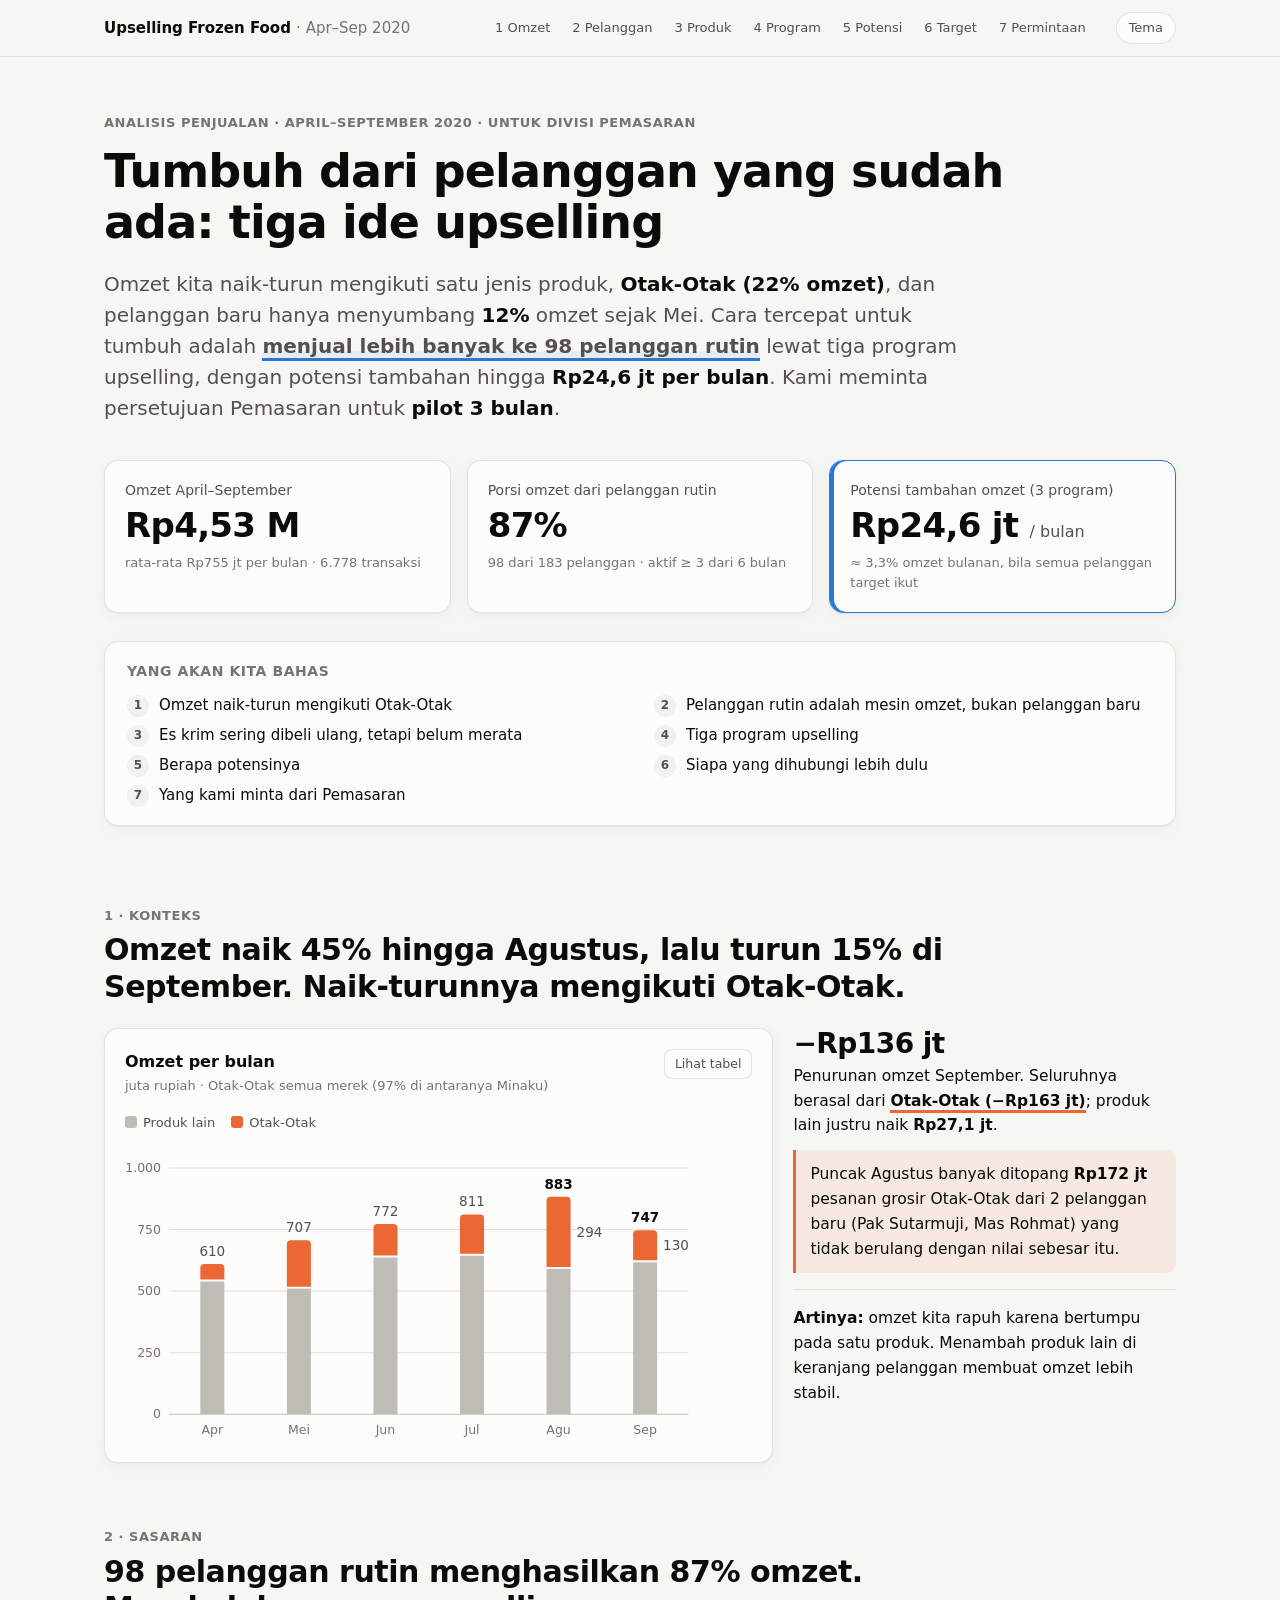
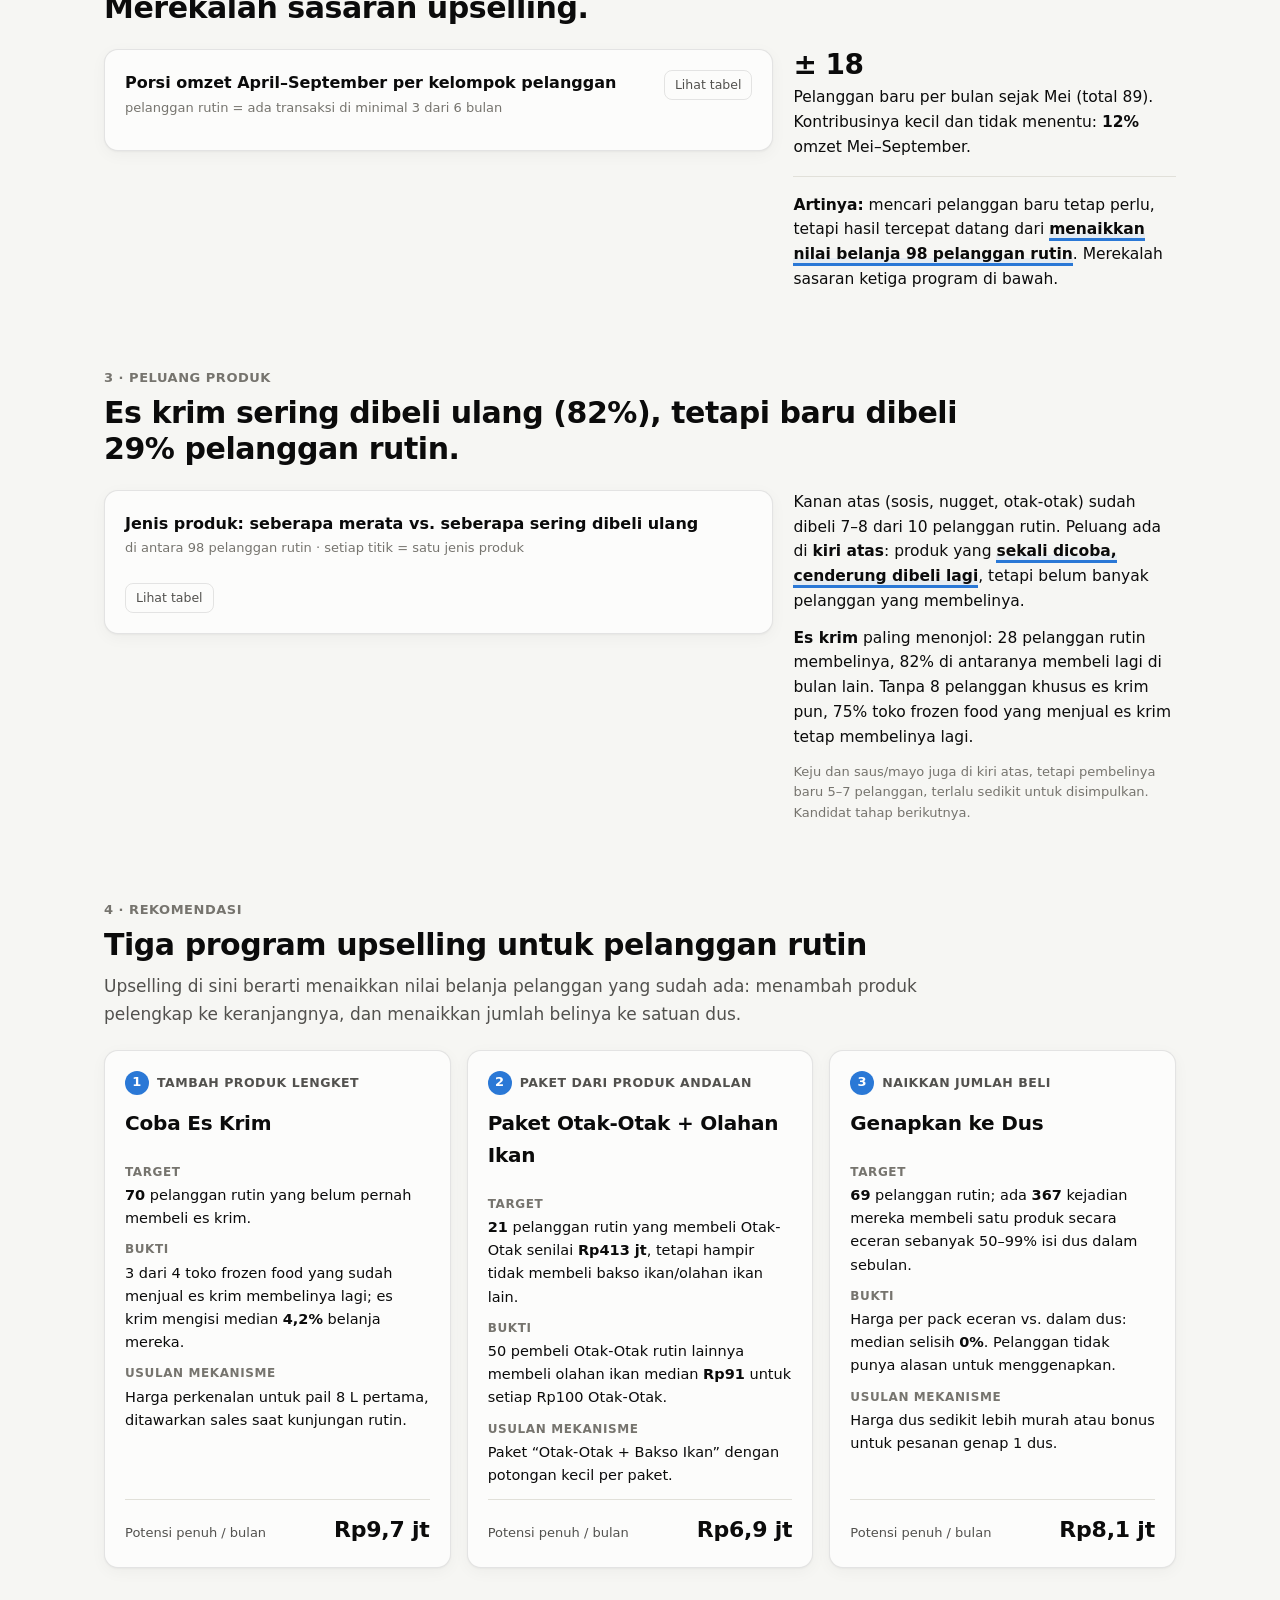
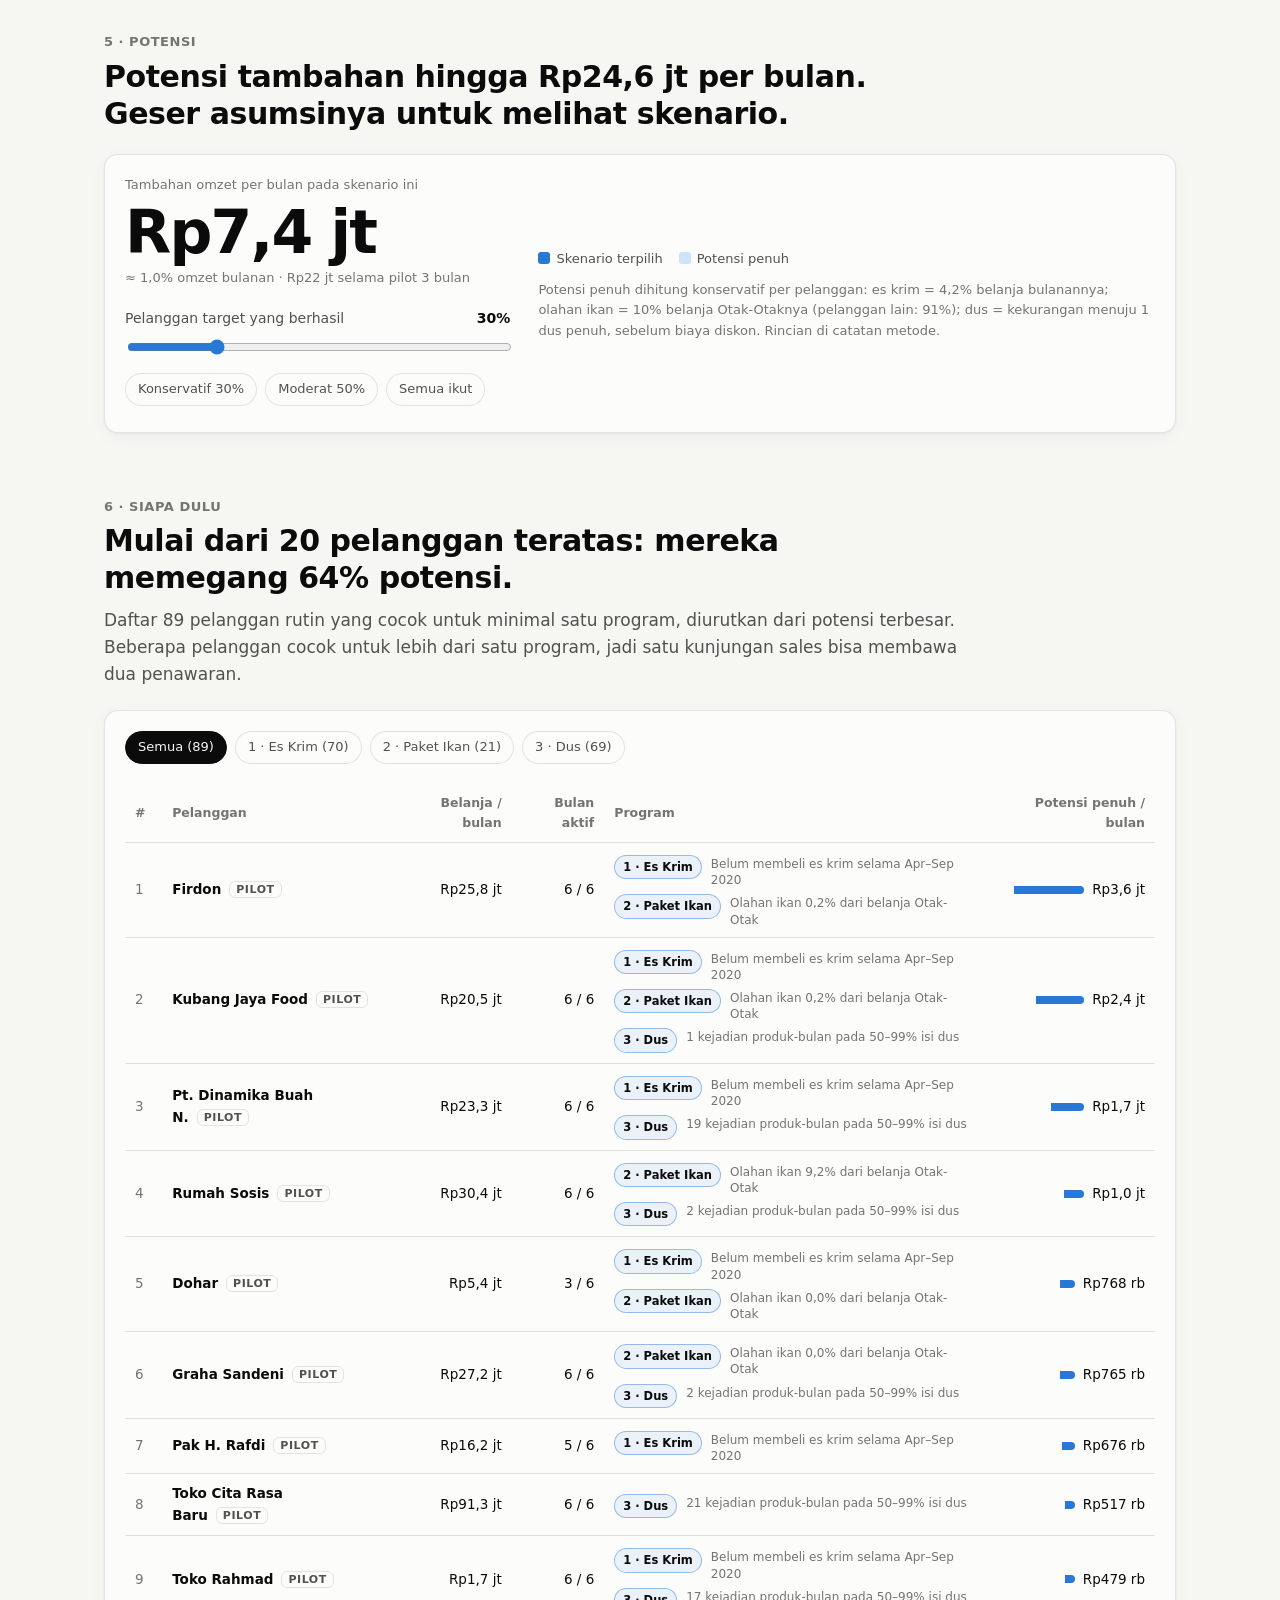
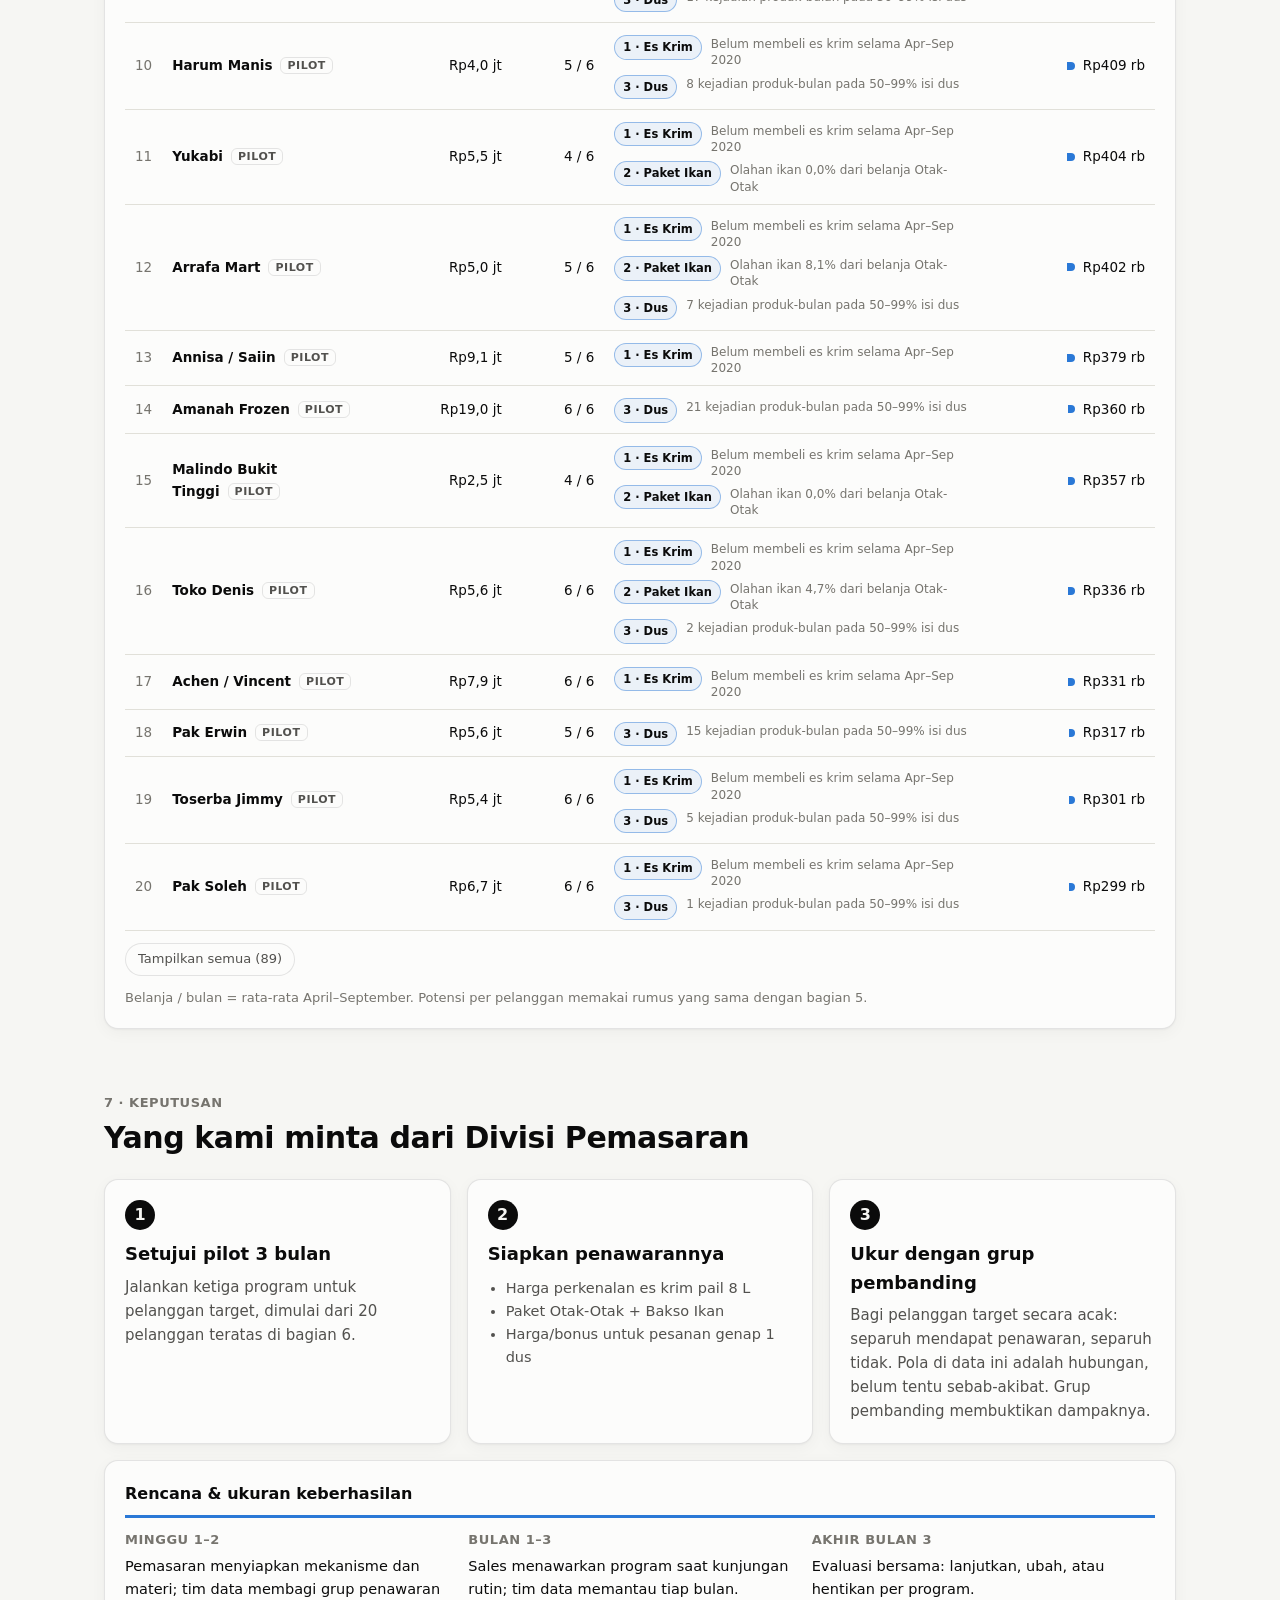
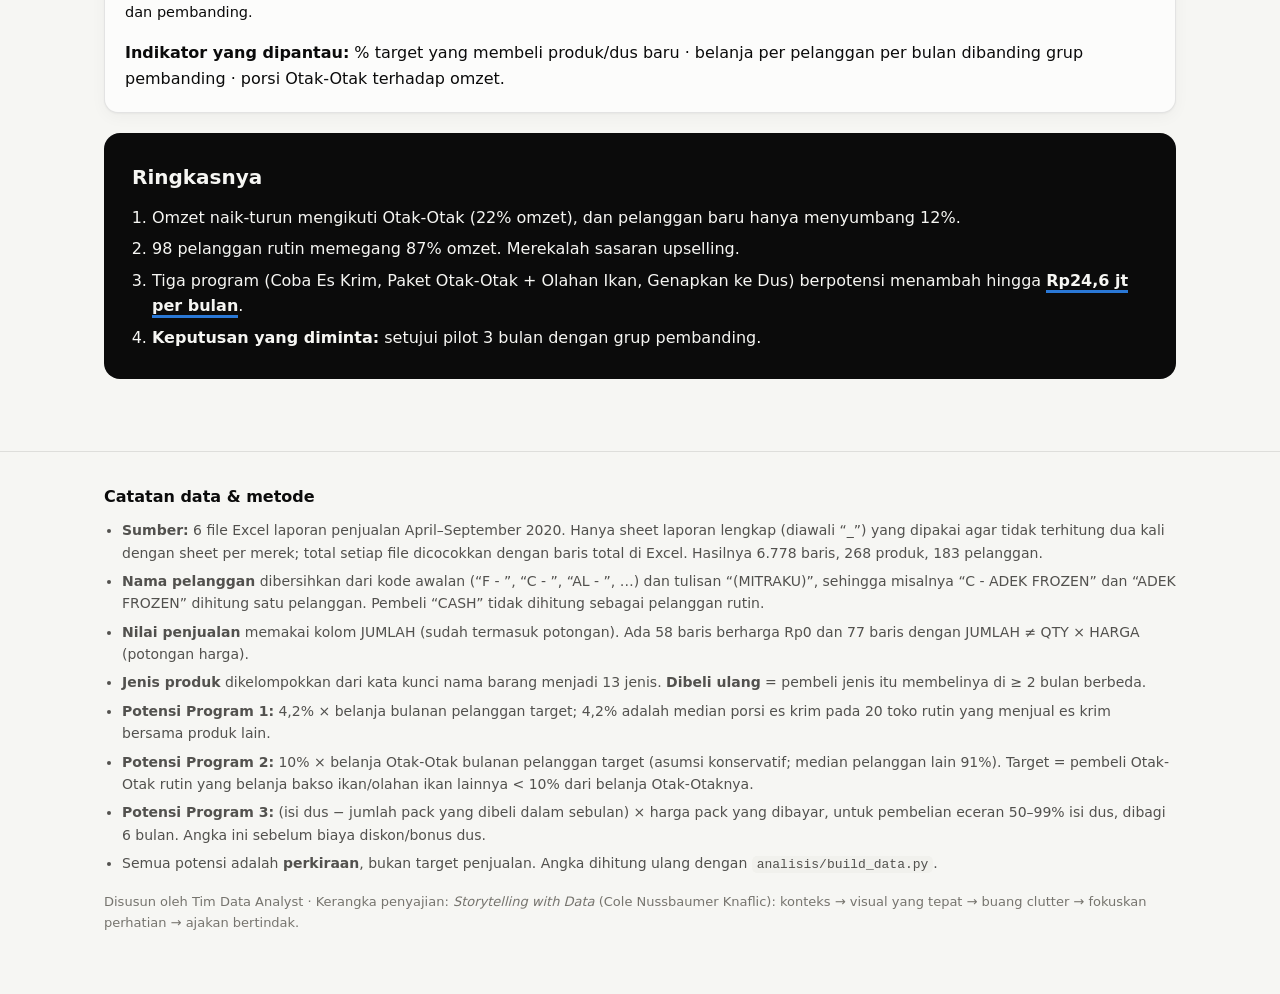
<file: dashboard/index.html>
<!doctype html>
<html lang="id">
<head>
  <meta charset="utf-8">
  <meta name="viewport" content="width=device-width, initial-scale=1">
  <title>Peluang Upselling Frozen Food</title>
  <meta name="description" content="Dashboard analisis penjualan frozen food April–September 2020: tiga ide upselling untuk pelanggan rutin, disusun untuk Divisi Pemasaran.">
  <link rel="icon" href="data:image/svg+xml,%3Csvg xmlns='http://www.w3.org/2000/svg' viewBox='0 0 32 32'%3E%3Crect width='32' height='32' rx='8' fill='%232a78d6'/%3E%3Cpath d='M8 22h4v-6H8zm6 0h4V10h-4zm6 0h4v-9h-4z' fill='%23fff'/%3E%3C/svg%3E">
  <link rel="stylesheet" href="assets/style.css?v=1">
</head>
<body>

<header class="topbar">
  <div class="wrap">
    <a class="brand" href="#top">Upselling Frozen Food <span>· Apr–Sep 2020</span></a>
    <nav class="nav" aria-label="Bagian">
      <a href="#s1">1 Omzet</a>
      <a href="#s2">2 Pelanggan</a>
      <a href="#s3">3 Produk</a>
      <a href="#s4">4 Program</a>
      <a href="#s5">5 Potensi</a>
      <a href="#s6">6 Target</a>
      <a href="#s7">7 Permintaan</a>
    </nav>
    <button class="theme-btn" id="themeBtn" type="button" aria-label="Ganti tema terang/gelap">Tema</button>
  </div>
</header>

<main id="top">
  <!-- ===================== PEMBUKA: Big Idea ===================== -->
  <div class="wrap hero">
    <p class="eyebrow">Analisis penjualan · <span data-b="periode">April–September 2020</span> · untuk Divisi Pemasaran</p>
    <h1>Tumbuh dari pelanggan yang sudah ada: tiga ide upselling</h1>
    <p class="bigidea">
      Omzet kita naik-turun mengikuti satu jenis produk, <b>Otak-Otak (<span data-b="otak_share">22%</span> omzet)</b>,
      dan pelanggan baru hanya menyumbang <b data-b="baru_share">12%</b> omzet sejak Mei.
      Cara tercepat untuk tumbuh adalah <span class="key">menjual lebih banyak ke <span data-b="rutin_n">98</span> pelanggan rutin</span>
      lewat tiga program upselling, dengan potensi tambahan hingga <b data-b="pot_full_bln">Rp24,6 jt per bulan</b>.
      Kami meminta persetujuan Pemasaran untuk <b>pilot 3 bulan</b>.
    </p>

    <div class="kpis">
      <div class="kpi">
        <p class="lbl">Omzet April–September</p>
        <p class="val" data-b="omzet">Rp4,53 M</p>
        <p class="sub">rata-rata <span data-b="omzet_bulan">Rp755 jt</span> per bulan · <span data-b="baris">6.778</span> transaksi</p>
      </div>
      <div class="kpi">
        <p class="lbl">Porsi omzet dari pelanggan rutin</p>
        <p class="val" data-b="rutin_share">87%</p>
        <p class="sub"><span data-b="rutin_n">98</span> dari <span data-b="pelanggan">183</span> pelanggan · aktif ≥ 3 dari 6 bulan</p>
      </div>
      <div class="kpi hl">
        <p class="lbl">Potensi tambahan omzet (3 program)</p>
        <p class="val"><span data-b="pot_full">Rp24,6 jt</span> <small>/ bulan</small></p>
        <p class="sub">≈ <span data-b="pot_pct">3,3%</span> omzet bulanan, bila semua pelanggan target ikut</p>
      </div>
    </div>

    <nav class="agenda" aria-label="Ringkasan">
      <h2>Yang akan kita bahas</h2>
      <ol>
        <li><a href="#s1">Omzet naik-turun mengikuti Otak-Otak</a></li>
        <li><a href="#s2">Pelanggan rutin adalah mesin omzet, bukan pelanggan baru</a></li>
        <li><a href="#s3">Es krim sering dibeli ulang, tetapi belum merata</a></li>
        <li><a href="#s4">Tiga program upselling</a></li>
        <li><a href="#s5">Berapa potensinya</a></li>
        <li><a href="#s6">Siapa yang dihubungi lebih dulu</a></li>
        <li><a href="#s7">Yang kami minta dari Pemasaran</a></li>
      </ol>
    </nav>
  </div>

  <!-- ===================== 1. Konteks omzet ===================== -->
  <section class="story wrap" id="s1">
    <div class="sec-head">
      <p class="sec-no">1 · Konteks</p>
      <h2 class="title">Omzet naik <span data-b="naik">45%</span> hingga Agustus, lalu turun <span data-b="turun">15%</span> di September. Naik-turunnya mengikuti Otak-Otak.</h2>
    </div>
    <div class="grid-2">
      <figure class="card" style="margin:0">
        <div class="card-head">
          <div>
            <h3>Omzet per bulan</h3>
            <p class="cap">juta rupiah · Otak-Otak semua merek (<span data-b="minaku_share">97%</span> di antaranya Minaku)</p>
          </div>
          <button class="tbl-toggle" data-for="c1" type="button">Lihat tabel</button>
        </div>
        <div class="legend"><span><i style="background:var(--context)"></i>Produk lain</span><span><i style="background:var(--alert)"></i>Otak-Otak</span></div>
        <div class="chart" id="c1" role="img" aria-label="Grafik batang bertumpuk omzet bulanan April sampai September 2020, dipisah Otak-Otak dan produk lain"></div>
        <div class="tbl-wrap" id="c1-tbl" hidden></div>
      </figure>
      <div class="sowhat">
        <p class="big"><span data-b="sep_turun">−Rp136 jt</span></p>
        <p>Penurunan omzet September. Seluruhnya berasal dari <span class="key-alert">Otak-Otak (<span data-b="otak_turun">−Rp163 jt</span>)</span>; produk lain justru naik <b data-b="lain_naik">Rp27 jt</b>.</p>
        <div class="callout alert">
          <p style="margin:0">Puncak Agustus banyak ditopang <b data-b="agu_baru">Rp172 jt</b> pesanan grosir Otak-Otak dari <span data-b="agu_baru_n">2</span> pelanggan baru (<span data-b="agu_baru_nama">Pak Sutarmuji, Mas Rohmat</span>) yang tidak berulang dengan nilai sebesar itu.</p>
        </div>
        <hr>
        <p><b>Artinya:</b> omzet kita rapuh karena bertumpu pada satu produk. Menambah produk lain di keranjang pelanggan membuat omzet lebih stabil.</p>
      </div>
    </div>
  </section>

  <!-- ===================== 2. Pelanggan rutin ===================== -->
  <section class="story wrap" id="s2">
    <div class="sec-head">
      <p class="sec-no">2 · Sasaran</p>
      <h2 class="title"><span data-b="rutin_n">98</span> pelanggan rutin menghasilkan <span data-b="rutin_share">87%</span> omzet. Merekalah sasaran upselling.</h2>
    </div>
    <div class="grid-2">
      <figure class="card" style="margin:0">
        <div class="card-head">
          <div>
            <h3>Porsi omzet April–September per kelompok pelanggan</h3>
            <p class="cap">pelanggan rutin = ada transaksi di minimal 3 dari 6 bulan</p>
          </div>
          <button class="tbl-toggle" data-for="c2" type="button">Lihat tabel</button>
        </div>
        <div class="chart" id="c2" role="img" aria-label="Grafik batang horizontal porsi omzet per kelompok pelanggan"></div>
        <div class="tbl-wrap" id="c2-tbl" hidden></div>
      </figure>
      <div class="sowhat">
        <p class="big" data-b="baru_rata">± 18</p>
        <p>Pelanggan baru per bulan sejak Mei (total <span data-b="baru_n">89</span>). Kontribusinya kecil dan tidak menentu: <b data-b="baru_share">12%</b> omzet Mei–September.</p>
        <hr>
        <p><b>Artinya:</b> mencari pelanggan baru tetap perlu, tetapi hasil tercepat datang dari <span class="key">menaikkan nilai belanja <span data-b="rutin_n">98</span> pelanggan rutin</span>. Merekalah sasaran ketiga program di bawah.</p>
      </div>
    </div>
  </section>

  <!-- ===================== 3. Produk peluang ===================== -->
  <section class="story wrap" id="s3">
    <div class="sec-head">
      <p class="sec-no">3 · Peluang produk</p>
      <h2 class="title">Es krim sering dibeli ulang (<span data-b="p1_rep">82%</span>), tetapi baru dibeli <span data-b="p1_pen">29%</span> pelanggan rutin.</h2>
    </div>
    <div class="grid-2">
      <figure class="card" style="margin:0">
        <div class="card-head">
          <div>
            <h3>Jenis produk: seberapa merata vs. seberapa sering dibeli ulang</h3>
            <p class="cap">di antara <span data-b="rutin_n">98</span> pelanggan rutin · setiap titik = satu jenis produk</p>
          </div>
          <button class="tbl-toggle" data-for="c3" type="button">Lihat tabel</button>
        </div>
        <div class="chart" id="c3" role="img" aria-label="Diagram sebar jenis produk: persentase pelanggan rutin yang membeli terhadap persentase pembeli yang membeli lagi di bulan lain"></div>
        <div class="tbl-wrap" id="c3-tbl" hidden></div>
      </figure>
      <div class="sowhat">
        <p>Kanan atas (sosis, nugget, otak-otak) sudah dibeli 7–8 dari 10 pelanggan rutin. Peluang ada di <b>kiri atas</b>: produk yang <span class="key">sekali dicoba, cenderung dibeli lagi</span>, tetapi belum banyak pelanggan yang membelinya.</p>
        <p><b>Es krim</b> paling menonjol: <span data-b="p1_buyers">28</span> pelanggan rutin membelinya, <span data-b="p1_rep">82%</span> di antaranya membeli lagi di bulan lain. Tanpa <span data-b="p1_khusus">8</span> pelanggan khusus es krim pun, <span data-b="p1_rep_campur">75%</span> toko frozen food yang menjual es krim tetap membelinya lagi.</p>
        <p class="note">Keju dan saus/mayo juga di kiri atas, tetapi pembelinya baru 5–7 pelanggan, terlalu sedikit untuk disimpulkan. Kandidat tahap berikutnya.</p>
      </div>
    </div>
  </section>

  <!-- ===================== 4. Tiga program ===================== -->
  <section class="story wrap" id="s4">
    <div class="sec-head">
      <p class="sec-no">4 · Rekomendasi</p>
      <h2 class="title">Tiga program upselling untuk pelanggan rutin</h2>
      <p class="lead">Upselling di sini berarti menaikkan nilai belanja pelanggan yang sudah ada: menambah produk pelengkap ke keranjangnya, dan menaikkan jumlah belinya ke satuan dus.</p>
    </div>
    <div class="programs">
      <article class="card prog">
        <span class="tag"><b>1</b> Tambah produk lengket</span>
        <h3>Coba Es Krim</h3>
        <div class="chart" id="m1" role="img" aria-label="Pelanggan rutin yang sudah dan belum membeli es krim"></div>
        <dl>
          <div><dt>Target</dt><dd><b data-b="p1_targets">70</b> pelanggan rutin yang belum pernah membeli es krim.</dd></div>
          <div><dt>Bukti</dt><dd>3 dari 4 toko frozen food yang sudah menjual es krim membelinya lagi; es krim mengisi median <b data-b="p1_porsi">4,2%</b> belanja mereka.</dd></div>
          <div><dt>Usulan mekanisme</dt><dd>Harga perkenalan untuk pail 8 L pertama, ditawarkan sales saat kunjungan rutin.</dd></div>
        </dl>
        <div class="pot"><span>Potensi penuh / bulan</span><b data-b="pot1">Rp9,7 jt</b></div>
      </article>

      <article class="card prog">
        <span class="tag"><b>2</b> Paket dari produk andalan</span>
        <h3>Paket Otak-Otak + Olahan Ikan</h3>
        <div class="chart" id="m2" role="img" aria-label="Pembelian olahan ikan per Rp100 belanja Otak-Otak: pelanggan lain dibanding pelanggan target"></div>
        <dl>
          <div><dt>Target</dt><dd><b data-b="p2_targets">21</b> pelanggan rutin yang membeli Otak-Otak senilai <b data-b="p2_otak">Rp413 jt</b>, tetapi hampir tidak membeli bakso ikan/olahan ikan lain.</dd></div>
          <div><dt>Bukti</dt><dd><span data-b="p2_peer_n">50</span> pembeli Otak-Otak rutin lainnya membeli olahan ikan median <b data-b="p2_peer">Rp91</b> untuk setiap Rp100 Otak-Otak.</dd></div>
          <div><dt>Usulan mekanisme</dt><dd>Paket “Otak-Otak + Bakso Ikan” dengan potongan kecil per paket.</dd></div>
        </dl>
        <div class="pot"><span>Potensi penuh / bulan</span><b data-b="pot2">Rp6,9 jt</b></div>
      </article>

      <article class="card prog">
        <span class="tag"><b>3</b> Naikkan jumlah beli</span>
        <h3>Genapkan ke Dus</h3>
        <div class="chart" id="m3" role="img" aria-label="Sebaran pembelian eceran per bulan sebagai persentase isi satu dus"></div>
        <dl>
          <div><dt>Target</dt><dd><b data-b="p3_cust">69</b> pelanggan rutin; ada <b data-b="p3_near">367</b> kejadian mereka membeli satu produk secara eceran sebanyak 50–99% isi dus dalam sebulan.</dd></div>
          <div><dt>Bukti</dt><dd>Harga per pack eceran vs. dalam dus: median selisih <b data-b="p3_harga">0%</b>. Pelanggan tidak punya alasan untuk menggenapkan.</dd></div>
          <div><dt>Usulan mekanisme</dt><dd>Harga dus sedikit lebih murah atau bonus untuk pesanan genap 1 dus.</dd></div>
        </dl>
        <div class="pot"><span>Potensi penuh / bulan</span><b data-b="pot3">Rp8,1 jt</b></div>
      </article>
    </div>
  </section>

  <!-- ===================== 5. Potensi ===================== -->
  <section class="story wrap" id="s5">
    <div class="sec-head">
      <p class="sec-no">5 · Potensi</p>
      <h2 class="title">Potensi tambahan hingga <span data-b="pot_full">Rp24,6 jt</span> per bulan. Geser asumsinya untuk melihat skenario.</h2>
    </div>
    <div class="card calc">
      <div>
        <p class="small" style="margin:0">Tambahan omzet per bulan pada skenario ini</p>
        <p class="hero-num" id="potTotal">Rp7,4 jt</p>
        <p class="small" id="potSub" style="margin:0">≈ 1,0% omzet bulanan · Rp22 jt selama pilot 3 bulan</p>
        <div class="slider-row">
          <label for="rate">Pelanggan target yang berhasil <output id="rateOut" for="rate">30%</output></label>
          <input type="range" id="rate" min="10" max="100" step="5" value="30">
          <div class="presets" role="group" aria-label="Skenario">
            <button class="chip" type="button" data-rate="30">Konservatif 30%</button>
            <button class="chip" type="button" data-rate="50">Moderat 50%</button>
            <button class="chip" type="button" data-rate="100">Semua ikut</button>
          </div>
        </div>
      </div>
      <div>
        <div class="legend"><span><i style="background:var(--accent)"></i>Skenario terpilih</span><span><i style="background:var(--accent-soft)"></i>Potensi penuh</span></div>
        <div class="chart" id="c5" role="img" aria-label="Potensi tambahan omzet per program"></div>
        <p class="small" style="margin:10px 0 0">Potensi penuh dihitung konservatif per pelanggan: es krim = <span data-b="p1_porsi">4,2%</span> belanja bulanannya; olahan ikan = <span data-b="p2_asumsi">10%</span> belanja Otak-Otaknya (pelanggan lain: <span data-b="p2_peer_pct">91%</span>); dus = kekurangan menuju 1 dus penuh, sebelum biaya diskon. Rincian di catatan metode.</p>
      </div>
    </div>
  </section>

  <!-- ===================== 6. Daftar target ===================== -->
  <section class="story wrap" id="s6">
    <div class="sec-head">
      <p class="sec-no">6 · Siapa dulu</p>
      <h2 class="title">Mulai dari 20 pelanggan teratas: mereka memegang <span data-b="top20">64%</span> potensi.</h2>
      <p class="lead">Daftar <span data-b="target_n">89</span> pelanggan rutin yang cocok untuk minimal satu program, diurutkan dari potensi terbesar. Beberapa pelanggan cocok untuk lebih dari satu program, jadi satu kunjungan sales bisa membawa dua penawaran.</p>
    </div>
    <div class="card">
      <div class="filters" role="group" aria-label="Saring program" id="tFilters"></div>
      <div class="tbl-wrap">
        <table class="data-table targets" id="tTable">
          <thead>
            <tr>
              <th class="rank">#</th>
              <th>Pelanggan</th>
              <th class="n hide-sm">Belanja / bulan</th>
              <th class="n hide-sm">Bulan aktif</th>
              <th>Program</th>
              <th class="n">Potensi penuh / bulan</th>
            </tr>
          </thead>
          <tbody></tbody>
        </table>
      </div>
      <button class="chip more" id="tMore" type="button">Tampilkan semua</button>
      <p class="small" style="margin:12px 0 0">Belanja / bulan = rata-rata April–September. Potensi per pelanggan memakai rumus yang sama dengan bagian 5.</p>
    </div>
  </section>

  <!-- ===================== 7. Call to action ===================== -->
  <section class="story wrap" id="s7">
    <div class="sec-head">
      <p class="sec-no">7 · Keputusan</p>
      <h2 class="title">Yang kami minta dari Divisi Pemasaran</h2>
    </div>
    <div class="asks">
      <div class="card ask">
        <h3>Setujui pilot 3 bulan</h3>
        <p>Jalankan ketiga program untuk pelanggan target, dimulai dari 20 pelanggan teratas di bagian 6.</p>
      </div>
      <div class="card ask">
        <h3>Siapkan penawarannya</h3>
        <ul>
          <li>Harga perkenalan es krim pail 8 L</li>
          <li>Paket Otak-Otak + Bakso Ikan</li>
          <li>Harga/bonus untuk pesanan genap 1 dus</li>
        </ul>
      </div>
      <div class="card ask">
        <h3>Ukur dengan grup pembanding</h3>
        <p>Bagi pelanggan target secara acak: separuh mendapat penawaran, separuh tidak. Pola di data ini adalah hubungan, belum tentu sebab-akibat. Grup pembanding membuktikan dampaknya.</p>
      </div>
    </div>

    <div class="card" style="margin-top:16px">
      <h3>Rencana & ukuran keberhasilan</h3>
      <div class="timeline">
        <div class="step on"><b>Minggu 1–2</b><p>Pemasaran menyiapkan mekanisme dan materi; tim data membagi grup penawaran dan pembanding.</p></div>
        <div class="step on"><b>Bulan 1–3</b><p>Sales menawarkan program saat kunjungan rutin; tim data memantau tiap bulan.</p></div>
        <div class="step on"><b>Akhir bulan 3</b><p>Evaluasi bersama: lanjutkan, ubah, atau hentikan per program.</p></div>
      </div>
      <p style="margin:16px 0 0"><b>Indikator yang dipantau:</b> % target yang membeli produk/dus baru · belanja per pelanggan per bulan dibanding grup pembanding · porsi Otak-Otak terhadap omzet.</p>
    </div>

    <div class="recap">
      <h3>Ringkasnya</h3>
      <ol>
        <li>Omzet naik-turun mengikuti Otak-Otak (<span data-b="otak_share">22%</span> omzet), dan pelanggan baru hanya menyumbang <span data-b="baru_share">12%</span>.</li>
        <li><span data-b="rutin_n">98</span> pelanggan rutin memegang <span data-b="rutin_share">87%</span> omzet. Merekalah sasaran upselling.</li>
        <li>Tiga program (Coba Es Krim, Paket Otak-Otak + Olahan Ikan, Genapkan ke Dus) berpotensi menambah hingga <span class="key" data-b="pot_full_bln">Rp24,6 jt per bulan</span>.</li>
        <li><b>Keputusan yang diminta:</b> setujui pilot 3 bulan dengan grup pembanding.</li>
      </ol>
    </div>
  </section>
</main>

<footer>
  <div class="wrap">
    <h2>Catatan data &amp; metode</h2>
    <ul>
      <li><b>Sumber:</b> 6 file Excel laporan penjualan April–September 2020. Hanya sheet laporan lengkap (diawali “_”) yang dipakai agar tidak terhitung dua kali dengan sheet per merek; total setiap file dicocokkan dengan baris total di Excel. Hasilnya <span data-b="baris">6.778</span> baris, <span data-b="sku">268</span> produk, <span data-b="pelanggan">183</span> pelanggan.</li>
      <li><b>Nama pelanggan</b> dibersihkan dari kode awalan (“F - ”, “C - ”, “AL - ”, …) dan tulisan “(MITRAKU)”, sehingga misalnya “C - ADEK FROZEN” dan “ADEK FROZEN” dihitung satu pelanggan. Pembeli “CASH” tidak dihitung sebagai pelanggan rutin.</li>
      <li><b>Nilai penjualan</b> memakai kolom JUMLAH (sudah termasuk potongan). Ada <span data-b="harga_nol">58</span> baris berharga Rp0 dan <span data-b="selisih">77</span> baris dengan JUMLAH ≠ QTY × HARGA (potongan harga).</li>
      <li><b>Jenis produk</b> dikelompokkan dari kata kunci nama barang menjadi 13 jenis. <b>Dibeli ulang</b> = pembeli jenis itu membelinya di ≥ 2 bulan berbeda.</li>
      <li><b>Potensi Program 1:</b> <span data-b="p1_porsi">4,2%</span> × belanja bulanan pelanggan target; 4,2% adalah median porsi es krim pada <span data-b="p1_campur">20</span> toko rutin yang menjual es krim bersama produk lain.</li>
      <li><b>Potensi Program 2:</b> <span data-b="p2_asumsi">10%</span> × belanja Otak-Otak bulanan pelanggan target (asumsi konservatif; median pelanggan lain <span data-b="p2_peer_pct">91%</span>). Target = pembeli Otak-Otak rutin yang belanja bakso ikan/olahan ikan lainnya &lt; 10% dari belanja Otak-Otaknya.</li>
      <li><b>Potensi Program 3:</b> (isi dus − jumlah pack yang dibeli dalam sebulan) × harga pack yang dibayar, untuk pembelian eceran 50–99% isi dus, dibagi 6 bulan. Angka ini sebelum biaya diskon/bonus dus.</li>
      <li>Semua potensi adalah <b>perkiraan</b>, bukan target penjualan. Angka dihitung ulang dengan <code>analisis/build_data.py</code>.</li>
    </ul>
    <p class="small" style="margin-top:16px">Disusun oleh Tim Data Analyst · Kerangka penyajian: <i>Storytelling with Data</i> (Cole Nussbaumer Knaflic): konteks → visual yang tepat → buang clutter → fokuskan perhatian → ajakan bertindak.</p>
  </div>
</footer>

<div class="tip" id="tip" role="status" aria-live="polite"></div>

<script src="assets/data.js?v=1"></script>
<script src="assets/app.js?v=1"></script>
</body>
</html>
</file>
<file: dashboard/assets/style.css>
/* ============ Token warna (light + dark) ============ */
:root {
  color-scheme: light;
  --page: #f6f6f3;
  --surface: #fcfcfb;
  --surface-2: #f1f1ed;
  --ink: #0b0b0b;
  --ink-2: #52514e;
  --muted: #76746e;
  --grid: #e1e0d9;
  --axis: #c3c2b7;
  --border: rgba(11, 11, 11, 0.10);
  --context: #bebdb5;        /* tanda data latar (abu-abu) */
  --accent: #2a78d6;         /* biru = peluang */
  --accent-soft: #cde2fb;
  --accent-wash: rgba(42, 120, 214, 0.08);
  --alert: #eb6834;          /* oranye = risiko / ketergantungan */
  --on-accent: #ffffff;
  --shadow: 0 1px 2px rgba(0, 0, 0, .04), 0 4px 16px rgba(0, 0, 0, .04);
}
@media (prefers-color-scheme: dark) {
  :root:not([data-theme="light"]) {
    color-scheme: dark;
    --page: #0d0d0d;
    --surface: #1a1a19;
    --surface-2: #222220;
    --ink: #f0efec;
    --ink-2: #c3c2b7;
    --muted: #9a9890;
    --grid: #2c2c2a;
    --axis: #44443f;
    --border: rgba(255, 255, 255, 0.10);
    --context: #5e5d58;
    --accent: #3987e5;
    --accent-soft: #1f3b5e;
    --accent-wash: rgba(57, 135, 229, 0.12);
    --alert: #d95926;
    --on-accent: #ffffff;
    --shadow: none;
  }
}
:root[data-theme="dark"] {
  color-scheme: dark;
  --page: #0d0d0d;
  --surface: #1a1a19;
  --surface-2: #222220;
  --ink: #f0efec;
  --ink-2: #c3c2b7;
  --muted: #9a9890;
  --grid: #2c2c2a;
  --axis: #44443f;
  --border: rgba(255, 255, 255, 0.10);
  --context: #5e5d58;
  --accent: #3987e5;
  --accent-soft: #1f3b5e;
  --accent-wash: rgba(57, 135, 229, 0.12);
  --alert: #d95926;
  --on-accent: #ffffff;
  --shadow: none;
}

/* ============ Dasar ============ */
*, *::before, *::after { box-sizing: border-box; }
html { scroll-behavior: smooth; scroll-padding-top: 72px; }
body {
  margin: 0;
  background: var(--page);
  color: var(--ink);
  font: 16px/1.6 system-ui, -apple-system, "Segoe UI", Roboto, sans-serif;
  -webkit-font-smoothing: antialiased;
}
a { color: inherit; }
b, strong { font-weight: 650; }
.wrap { max-width: 1120px; margin: 0 auto; padding: 0 24px; }
@media (max-width: 600px) { .wrap { padding: 0 16px; } }

/* Kata kunci di teks: tebal + garis bawah berwarna (warna ada di tanda, bukan di huruf) */
.key { font-weight: 650; box-shadow: inset 0 -0.32em 0 var(--accent-wash); border-bottom: 3px solid var(--accent); }
.key-alert { font-weight: 650; border-bottom: 3px solid var(--alert); }

/* ============ Navigasi ============ */
.topbar {
  position: sticky; top: 0; z-index: 20;
  background: color-mix(in srgb, var(--page) 88%, transparent);
  backdrop-filter: saturate(1.4) blur(8px);
  border-bottom: 1px solid var(--border);
}
.topbar .wrap { display: flex; align-items: center; gap: 20px; height: 56px; }
.brand { font-weight: 700; font-size: 15px; white-space: nowrap; text-decoration: none; overflow: hidden; text-overflow: ellipsis; min-width: 0; }
.brand span { color: var(--muted); font-weight: 500; }
.nav { display: flex; gap: 2px; margin-left: auto; overflow: hidden; }
.nav a {
  text-decoration: none; font-size: 13px; color: var(--ink-2);
  padding: 6px 10px; border-radius: 999px; white-space: nowrap;
}
.nav a:hover { background: var(--surface-2); color: var(--ink); }
.nav a.on { background: var(--ink); color: var(--page); }
.theme-btn {
  border: 1px solid var(--border); background: var(--surface); color: var(--ink-2);
  border-radius: 999px; height: 32px; padding: 0 12px; font: inherit; font-size: 13px; cursor: pointer; white-space: nowrap; flex: none;
}
.theme-btn:hover { color: var(--ink); }
@media (max-width: 900px) { .nav { display: none; } .theme-btn { margin-left: auto; } }

/* ============ Hero ============ */
.hero { padding-top: 56px; padding-bottom: 24px; }
.eyebrow { font-size: 13px; letter-spacing: .04em; text-transform: uppercase; color: var(--muted); font-weight: 600; margin: 0 0 12px; }
h1 { font-size: clamp(30px, 4.4vw, 46px); line-height: 1.12; letter-spacing: -0.02em; margin: 0 0 20px; max-width: 900px; }
.bigidea {
  font-size: clamp(17px, 1.9vw, 20px); line-height: 1.55; color: var(--ink-2); max-width: 860px; margin: 0;
}
.bigidea b { color: var(--ink); }
.data-age { margin: 12px 0 0; color: var(--muted); font-size: 13px; }
.data-age b { color: var(--ink-2); }

.kpis { display: grid; grid-template-columns: repeat(3, minmax(0, 1fr)); gap: 16px; margin: 36px 0 0; }
@media (max-width: 760px) { .kpis { grid-template-columns: 1fr; } }
.kpi {
  background: var(--surface); border: 1px solid var(--border); border-radius: 14px;
  padding: 18px 20px; box-shadow: var(--shadow);
}
.kpi .lbl { font-size: 14px; color: var(--ink-2); margin: 0 0 6px; }
.kpi .val { font-size: 34px; font-weight: 650; letter-spacing: -0.02em; line-height: 1.1; margin: 0; }
.kpi .val small { font-size: 16px; font-weight: 500; color: var(--ink-2); letter-spacing: 0; }
.kpi .sub { font-size: 13px; color: var(--muted); margin: 8px 0 0; }
.kpi.hl { border: 1px solid var(--accent); box-shadow: inset 4px 0 0 var(--accent), var(--shadow); }

/* Ringkasan / agenda */
.agenda {
  margin: 28px 0 0; background: var(--surface); border: 1px solid var(--border);
  border-radius: 14px; padding: 18px 22px; box-shadow: var(--shadow);
}
.agenda h2 { font-size: 14px; text-transform: uppercase; letter-spacing: .04em; color: var(--muted); margin: 0 0 10px; }
.agenda ol { margin: 0; padding: 0; list-style: none; counter-reset: a; display: grid; grid-template-columns: repeat(2, minmax(0, 1fr)); gap: 6px 28px; }
@media (max-width: 760px) { .agenda ol { grid-template-columns: 1fr; } }
.agenda li { counter-increment: a; display: flex; gap: 10px; font-size: 15px; }
.agenda li::before {
  content: counter(a); flex: none; width: 22px; height: 22px; border-radius: 50%;
  background: var(--surface-2); color: var(--ink-2); font-size: 12px; font-weight: 650;
  display: grid; place-items: center; margin-top: 2px;
}
.agenda a { text-decoration: none; }
.agenda a:hover { text-decoration: underline; }

/* ============ Section ============ */
section.story { padding-top: 56px; padding-bottom: 8px; }
.sec-head { max-width: 860px; margin: 0 0 22px; }
.sec-no { font-size: 13px; font-weight: 650; color: var(--muted); margin: 0 0 6px; letter-spacing: .04em; text-transform: uppercase; }
h2.title { font-size: clamp(22px, 2.6vw, 30px); line-height: 1.22; letter-spacing: -0.015em; margin: 0; }
.lead { color: var(--ink-2); margin: 10px 0 0; font-size: 17px; }

.grid-2 { display: grid; grid-template-columns: minmax(0, 1.75fr) minmax(0, 1fr); gap: 20px; align-items: start; }
@media (max-width: 900px) { .grid-2 { grid-template-columns: minmax(0, 1fr); } }
.chart-stack { display: grid; gap: 16px; min-width: 0; }

.card {
  background: var(--surface); border: 1px solid var(--border); border-radius: 14px;
  padding: 20px; box-shadow: var(--shadow); min-width: 0;
}
.card h3 { font-size: 16px; margin: 0 0 2px; }
.card .cap { font-size: 13px; color: var(--muted); margin: 0 0 12px; }
.card-head { display: flex; justify-content: space-between; gap: 12px; align-items: flex-start; flex-wrap: wrap; }
.legend { display: flex; flex-wrap: wrap; gap: 6px 16px; font-size: 13px; color: var(--ink-2); margin: 4px 0 8px; }
.legend i { display: inline-block; width: 12px; height: 12px; border-radius: 3px; margin-right: 6px; vertical-align: -1px; }

.sowhat { font-size: 15.5px; }
.sowhat p { margin: 0 0 12px; }
.sowhat .big { font-size: 28px; font-weight: 650; letter-spacing: -0.02em; line-height: 1.15; margin: 0 0 4px; }
.sowhat .note { font-size: 13px; color: var(--muted); }
.sowhat hr { border: 0; border-top: 1px solid var(--grid); margin: 16px 0; }
.callout {
  border-left: 3px solid var(--accent); background: var(--accent-wash);
  padding: 12px 14px; border-radius: 0 10px 10px 0; margin: 12px 0 0;
}
.callout.alert { border-left-color: var(--alert); background: color-mix(in srgb, var(--alert) 9%, transparent); }

/* Chart */
.chart { position: relative; width: 100%; }
.chart svg { display: block; width: 100%; height: auto; overflow: visible; }
.chart text { font-family: inherit; }
.ax text, .tick { font-size: 12px; fill: var(--muted); font-variant-numeric: tabular-nums; }
.lbl-ink { fill: var(--ink); font-size: 12.5px; font-weight: 600; }
.lbl-2 { fill: var(--ink-2); font-size: 12.5px; }
.mark { cursor: default; transition: opacity .12s; }
.mark:focus { outline: none; }
.mark:focus-visible .hit, .mark:hover .hit { stroke: var(--ink); stroke-width: 1; stroke-opacity: .25; }
.dim .mark:not(.hover) { opacity: .45; }

.tbl-toggle {
  border: 1px solid var(--border); background: transparent; color: var(--ink-2);
  font: inherit; font-size: 12.5px; border-radius: 8px; padding: 4px 10px; cursor: pointer; white-space: nowrap;
}
.tbl-toggle:hover { color: var(--ink); background: var(--surface-2); }
.data-table { width: 100%; border-collapse: collapse; font-size: 13.5px; margin-top: 8px; }
.data-table th, .data-table td { padding: 7px 8px; border-bottom: 1px solid var(--grid); text-align: left; }
.data-table th { color: var(--muted); font-weight: 600; font-size: 12.5px; }
.data-table td.n, .data-table th.n { text-align: right; font-variant-numeric: tabular-nums; }
.tbl-wrap { overflow-x: auto; }
[hidden] { display: none !important; }

/* Tooltip */
.tip {
  position: fixed; z-index: 50; pointer-events: none; opacity: 0; transition: opacity .1s;
  background: var(--surface); color: var(--ink); border: 1px solid var(--border);
  box-shadow: 0 6px 24px rgba(0, 0, 0, .14); border-radius: 10px; padding: 9px 12px;
  font-size: 13px; line-height: 1.45; max-width: 280px;
}
.tip.on { opacity: 1; }
.tip .t-h { color: var(--ink-2); font-size: 12px; margin-bottom: 4px; }
.tip .t-row { display: flex; align-items: center; gap: 8px; }
.tip .t-row i { width: 12px; height: 3px; border-radius: 2px; flex: none; }
.tip .t-row b { font-variant-numeric: tabular-nums; }
.tip .t-row span { color: var(--ink-2); }

/* ============ Program cards ============ */
.programs { display: grid; grid-template-columns: repeat(3, minmax(0, 1fr)); gap: 16px; }
@media (max-width: 980px) { .programs { grid-template-columns: minmax(0, 1fr); } }
.prog { display: flex; flex-direction: column; gap: 12px; }
.prog .tag {
  display: inline-flex; align-items: center; gap: 8px; font-size: 12.5px; font-weight: 650;
  color: var(--ink-2); text-transform: uppercase; letter-spacing: .04em;
}
.prog .tag b {
  display: grid; place-items: center; width: 24px; height: 24px; border-radius: 50%;
  background: var(--accent); color: var(--on-accent); font-size: 13px;
}
.prog h3 { font-size: 20px; letter-spacing: -0.01em; margin: 0; }
.prog dl { margin: 0; display: grid; gap: 10px; }
.prog dt { font-size: 12px; text-transform: uppercase; letter-spacing: .05em; color: var(--muted); font-weight: 650; }
.prog dd { margin: 2px 0 0; font-size: 14.5px; }
.prog .pot {
  margin-top: auto; border-top: 1px solid var(--grid); padding-top: 12px;
  display: flex; justify-content: space-between; align-items: baseline; gap: 8px;
}
.prog .pot span { font-size: 13px; color: var(--ink-2); }
.prog .pot b { font-size: 22px; letter-spacing: -0.01em; }

/* ============ Kalkulator potensi ============ */
.calc { display: grid; grid-template-columns: minmax(0, 1fr) minmax(0, 1.6fr); gap: 28px; align-items: center; }
@media (max-width: 900px) { .calc { grid-template-columns: minmax(0, 1fr); } }
.hero-num { font-size: clamp(44px, 6vw, 60px); font-weight: 650; letter-spacing: -0.03em; line-height: 1; margin: 6px 0; }
.hero-num small { font-size: 20px; font-weight: 500; color: var(--ink-2); letter-spacing: 0; }
.slider-row { margin: 18px 0 6px; }
.slider-row label { display: flex; justify-content: space-between; font-size: 14px; color: var(--ink-2); margin-bottom: 8px; }
.slider-row label output { font-weight: 650; color: var(--ink); font-variant-numeric: tabular-nums; }
input[type=range] { width: 100%; accent-color: var(--accent); }
.presets { display: flex; gap: 8px; flex-wrap: wrap; margin-top: 10px; }

/* Chip / filter */
.chip {
  border: 1px solid var(--border); background: var(--surface); color: var(--ink-2);
  font: inherit; font-size: 13px; border-radius: 999px; padding: 5px 12px; cursor: pointer;
}
.chip:hover { color: var(--ink); background: var(--surface-2); }
.chip[aria-pressed="true"] { background: var(--ink); color: var(--page); border-color: var(--ink); }
.filters { display: flex; flex-wrap: wrap; gap: 8px; margin: 0 0 12px; }

/* Tabel target */
.targets td, .targets th { padding: 9px 10px; }
.targets tbody tr:hover { background: var(--surface-2); }
.targets .rank { color: var(--muted); width: 32px; font-variant-numeric: tabular-nums; }
.targets .name { font-weight: 600; min-width: 140px; }
.targets .program-cell { min-width: 270px; }
.program-signal { display: flex; align-items: flex-start; gap: 5px; margin: 2px 0 5px; }
.program-signal:last-child { margin-bottom: 0; }
.program-signal small { display: block; color: var(--muted); font-size: 12px; line-height: 1.35; padding-top: 2px; }
.pill {
  display: inline-block; font-size: 11.5px; font-weight: 650; padding: 2px 8px; border-radius: 999px;
  background: var(--accent-wash); color: var(--ink); border: 1px solid color-mix(in srgb, var(--accent) 45%, transparent);
  margin: 1px 4px 1px 0; white-space: nowrap;
}
.bar-cell { display: flex; align-items: center; justify-content: flex-end; gap: 8px; white-space: nowrap; }
.bar-cell i { display: block; height: 8px; border-radius: 0 4px 4px 0; background: var(--accent); }
.more { margin-top: 12px; }
@media (max-width: 640px) { .targets .hide-sm { display: none; } }

/* ============ CTA ============ */
.asks { display: grid; grid-template-columns: repeat(3, minmax(0, 1fr)); gap: 16px; counter-reset: ask; }
@media (max-width: 900px) { .asks { grid-template-columns: minmax(0, 1fr); } }
.ask { counter-increment: ask; }
.ask::before {
  content: counter(ask); display: grid; place-items: center; width: 30px; height: 30px; border-radius: 50%;
  background: var(--ink); color: var(--page); font-weight: 700; margin-bottom: 10px;
}
.ask h3 { font-size: 18px; margin: 0 0 6px; }
.ask p { margin: 0; color: var(--ink-2); font-size: 15px; }
.ask ul { margin: 8px 0 0; padding-left: 18px; color: var(--ink-2); font-size: 14.5px; }

.timeline { display: grid; grid-template-columns: repeat(3, minmax(0, 1fr)); gap: 0; margin-top: 8px; }
@media (max-width: 760px) { .timeline { grid-template-columns: minmax(0, 1fr); } }
.step { border-top: 3px solid var(--grid); padding: 12px 16px 0 0; }
.step.on { border-top-color: var(--accent); }
.step > b { display: block; font-size: 13px; color: var(--muted); text-transform: uppercase; letter-spacing: .04em; }
.step p { margin: 4px 0 0; font-size: 14.5px; }

.recap { background: var(--ink); color: var(--page); border-radius: 16px; padding: 28px; margin-top: 20px; }
.recap h3 { margin: 0 0 12px; font-size: 20px; }
.recap ol { margin: 0; padding-left: 20px; display: grid; gap: 6px; }
.recap .key { border-bottom-color: var(--accent); box-shadow: none; }

/* ============ Footer ============ */
footer { margin: 64px 0 0; padding: 32px 0 48px; border-top: 1px solid var(--border); color: var(--ink-2); font-size: 14px; }
footer h2 { font-size: 16px; color: var(--ink); margin: 0 0 10px; }
footer ul { margin: 0; padding-left: 18px; display: grid; gap: 6px; }
footer code { font-size: 13px; background: var(--surface-2); padding: 1px 5px; border-radius: 5px; }
.small { font-size: 13px; color: var(--muted); }

@media print {
  .topbar, .tbl-toggle, .theme-btn, .filters, .presets, .more { display: none !important; }
  section.story { break-inside: avoid; }
  body { background: #fff; }
}
@media (prefers-reduced-motion: reduce) { html { scroll-behavior: auto; } }

/* ============ Bagian 8: keputusan ============ */
.decide { display: grid; grid-template-columns: minmax(0, 1.25fr) minmax(0, 1fr); gap: 16px; align-items: stretch; }
@media (max-width: 900px) { .decide { grid-template-columns: minmax(0, 1fr); } }
.decision { border: 1px solid var(--accent); box-shadow: inset 4px 0 0 var(--accent), var(--shadow); padding: 24px 26px; }
.decision-lbl { margin: 0 0 6px; font-size: 12.5px; font-weight: 650; text-transform: uppercase; letter-spacing: .05em; color: var(--muted); }
.decision-ask { margin: 0; font-size: clamp(28px, 3.4vw, 38px); font-weight: 700; letter-spacing: -0.02em; line-height: 1.1; }
.decision-sub { margin: 10px 0 0; font-size: 16px; color: var(--ink-2); }
.decision-sub b { color: var(--ink); }
.prep { margin: 0; padding-left: 22px; display: grid; gap: 6px; font-size: 15.5px; }
.decision .note, .card .note { font-size: 13px; color: var(--muted); margin: 14px 0 0; }
.stakes { display: flex; flex-direction: column; gap: 12px; padding: 24px 26px; }
.stake { border-left: 3px solid var(--grid); padding: 2px 0 2px 14px; }
.stake b { display: block; font-size: 15px; margin-bottom: 2px; }
.stake p { margin: 0; color: var(--ink-2); font-size: 15px; }
.stake.alert { border-left-color: var(--alert); }
.stake.ok { border-left-color: var(--accent); }
.criteria { display: grid; grid-template-columns: repeat(2, minmax(0, 1fr)); gap: 12px; margin-top: 18px; }
@media (max-width: 640px) { .criteria { grid-template-columns: minmax(0, 1fr); } }
.crit { background: var(--surface-2); border-radius: 12px; padding: 14px 16px; }
.crit-val { margin: 0 0 4px; font-size: 26px; font-weight: 650; letter-spacing: -0.02em; line-height: 1.15; }
.crit-val small { font-size: 14px; font-weight: 500; color: var(--ink-2); letter-spacing: 0; }
.crit p:last-child { margin: 0; font-size: 14px; color: var(--ink-2); }

/* ============ Tag pilot di tabel target ============ */
.pilot-tag {
  margin-left: 8px; font-size: 11px; font-weight: 650; text-transform: uppercase; letter-spacing: .05em;
  color: var(--ink-2); border: 1px solid var(--border); border-radius: 6px; padding: 1px 6px; vertical-align: 1px;
}

/* ============ Lampiran metode ============ */
.appendix summary { cursor: pointer; font-size: 16px; font-weight: 650; color: var(--ink); margin-bottom: 4px; }
.appendix[open] summary { margin-bottom: 12px; }

/* ============ Pindah bagian (mode presentasi) ============ */
.pager {
  position: fixed; right: 20px; bottom: 20px; z-index: 30;
  display: flex; align-items: center; gap: 6px; padding: 5px 6px;
  background: var(--surface); border: 1px solid var(--border); border-radius: 999px;
  box-shadow: 0 4px 18px rgba(0, 0, 0, .10); font-size: 13px; color: var(--ink-2);
  opacity: .72; transition: opacity .15s;
}
.pager:hover, .pager:focus-within { opacity: 1; }
.pager button {
  width: 30px; height: 30px; border-radius: 50%; border: 0; background: var(--surface-2);
  color: var(--ink); font-size: 18px; line-height: 1; cursor: pointer;
}
.pager button:hover { background: var(--ink); color: var(--page); }
.pager span { font-variant-numeric: tabular-nums; padding: 0 4px; }
@media (max-width: 900px) { .pager { display: none; } }
@media print { .pager { display: none; } }

/* ============ Keterbacaan di proyektor: label grafik sedikit lebih besar ============ */
.ax text, .tick { font-size: 12.5px; }
.lbl-ink, .lbl-2 { font-size: 13.5px; }
</file>
